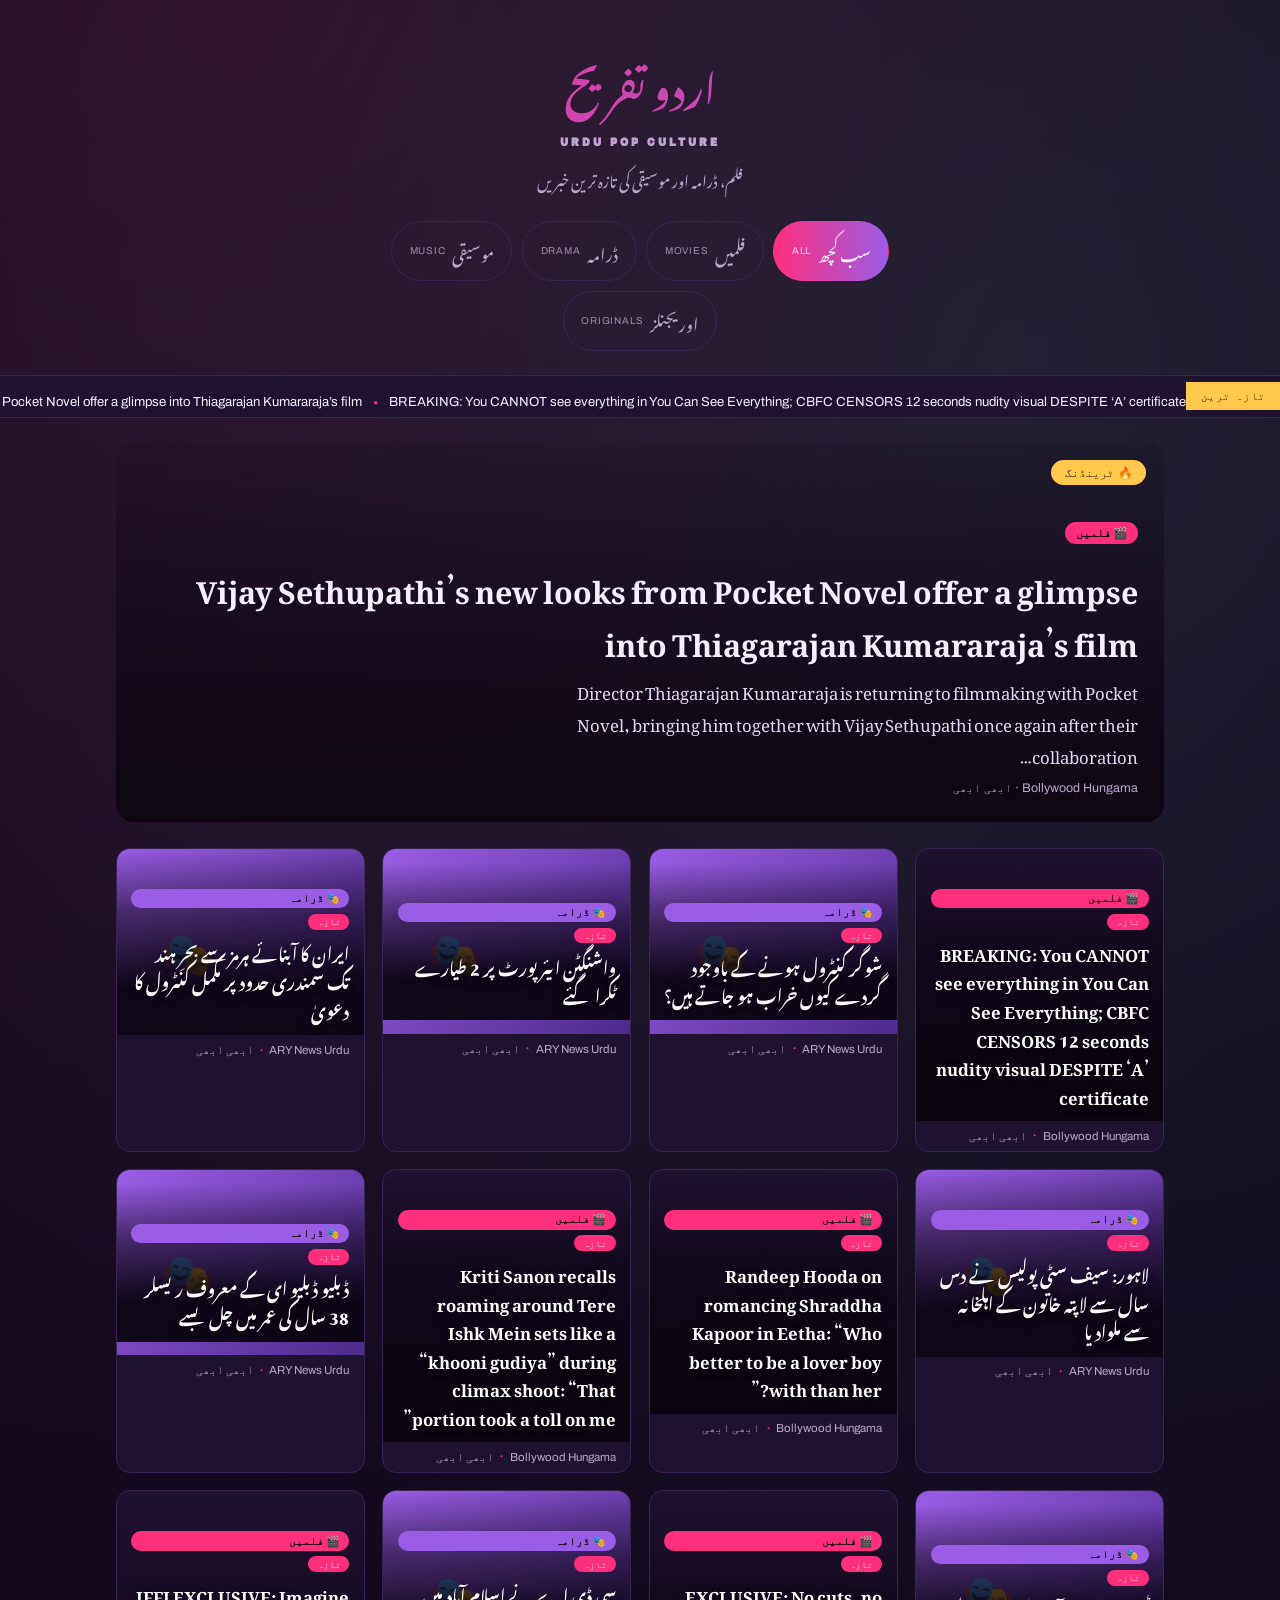
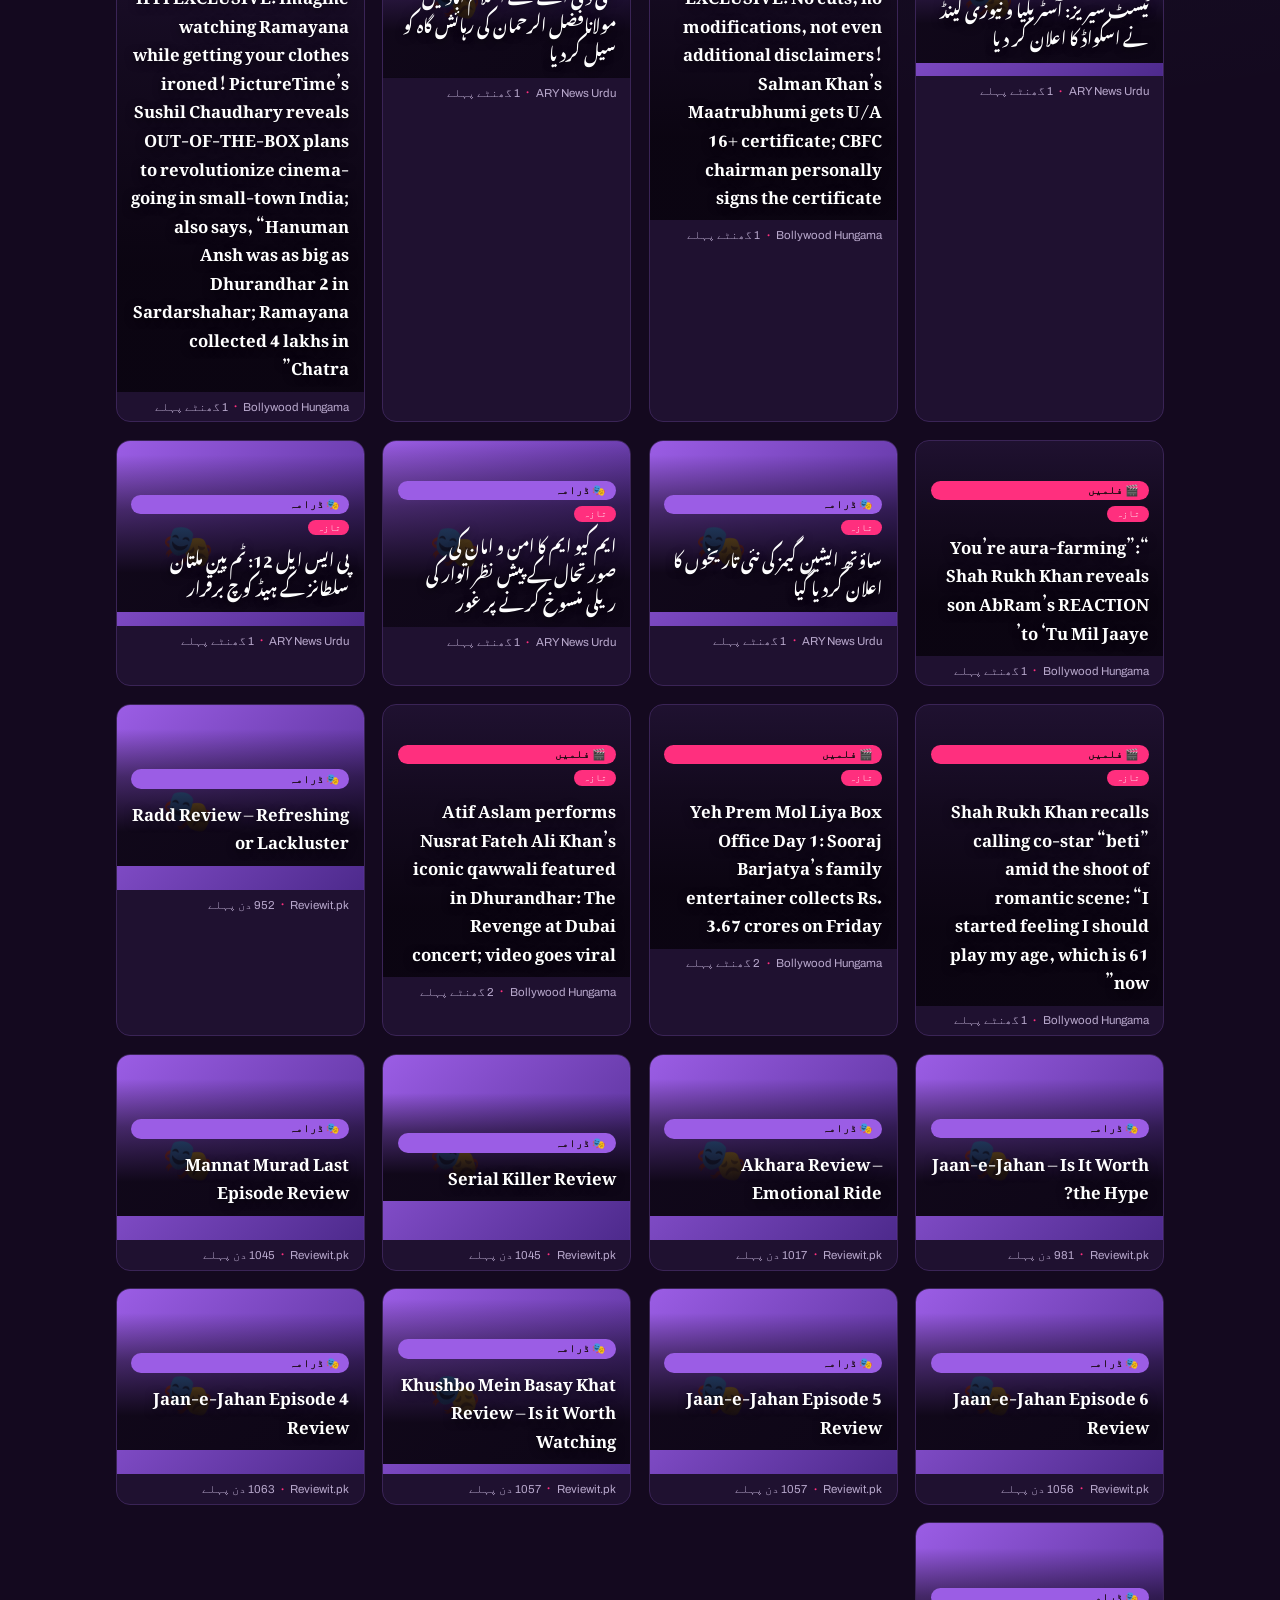
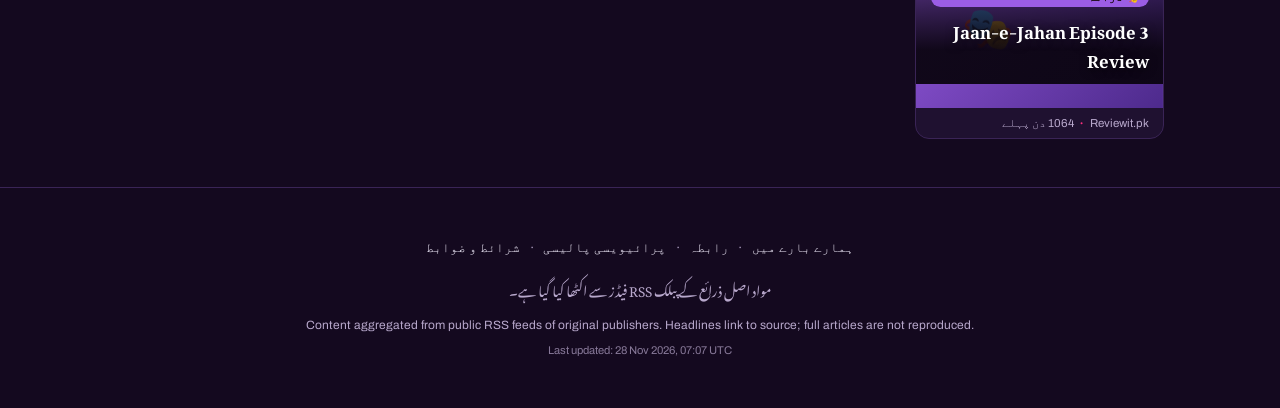
<file: docs/index.html>
<!DOCTYPE html>
<html lang="ur" dir="rtl">
<head>
<meta charset="UTF-8">
<meta name="viewport" content="width=device-width, initial-scale=1">
<title>اردو تفریح | Urdu Pop Culture</title>
<meta name="description" content="Latest Urdu & Pakistani entertainment news: movies, drama and music, aggregated from verified sources.">
<link rel="canonical" href="https://example.com/index.html">
<meta property="og:type" content="website">
<meta property="og:title" content="اردو تفریح | Urdu Pop Culture">
<meta property="og:description" content="Latest Urdu & Pakistani entertainment news: movies, drama and music, aggregated from verified sources.">
<meta property="og:url" content="https://example.com/index.html">
<link rel="preconnect" href="https://fonts.googleapis.com">
<link rel="stylesheet" href="style.css">
</head>
<body>
<header class="site-header">
  <h1 class="brand"><a href="index.html">اردو تفریح<span class="brand-en">Urdu Pop Culture</span></a></h1>
  <p class="tagline">فلم، ڈرامہ اور موسیقی کی تازہ ترین خبریں</p>
  <nav class="tabs"><a class="tab active" href="index.html"><span class="tab-urdu">سب کچھ</span><span class="tab-en">All</span></a>
<a class="tab" href="movies.html"><span class="tab-urdu">فلمیں</span><span class="tab-en">Movies</span></a>
<a class="tab" href="drama.html"><span class="tab-urdu">ڈرامہ</span><span class="tab-en">Drama</span></a>
<a class="tab" href="music.html"><span class="tab-urdu">موسیقی</span><span class="tab-en">Music</span></a>
<a class="tab" href="originals.html"><span class="tab-urdu">اوریجنلز</span><span class="tab-en">Originals</span></a></nav>
</header>
<div class="ticker"><span class="ticker-label">تازہ ترین</span><div class="ticker-viewport"><div class="ticker-track"><a href="https://www.bollywoodhungama.com/news/south-cinema/vijay-sethupathis-new-looks-from-pocket-novel-offer-a-glimpse-into-thiagarajan-kumararajas-film/" target="_blank" rel="noopener nofollow">Vijay Sethupathi’s new looks from Pocket Novel offer a glimpse into Thiagarajan Kumararaja’s film</a><span class="dot">●</span><a href="https://www.bollywoodhungama.com/news/bollywood/breaking-you-cannot-see-everything-in-you-can-see-everything-cbfc-censors-12-seconds-nudity-visual-despite-a-certificate/" target="_blank" rel="noopener nofollow">BREAKING: You CANNOT see everything in You Can See Everything; CBFC CENSORS 12 seconds nudity visual DESPITE ‘A’ certificate</a><span class="dot">●</span><a href="https://urdu.arynews.tv/diabetes-can-slowly-damage-your-kidneys/" target="_blank" rel="noopener nofollow">شوگر کنٹرول ہونے کے باوجود گردے کیوں خراب ہو جاتے ہیں؟</a><span class="dot">●</span><a href="https://urdu.arynews.tv/2-american-airlines-jets-clip-wings-washington-airport/" target="_blank" rel="noopener nofollow">واشنگٹن ایئرپورٹ پر 2 طیارے ٹکرا گئے</a><span class="dot">●</span><a href="https://urdu.arynews.tv/iran-claims-full-control-over-maritime-boundaries-28-11-2026/" target="_blank" rel="noopener nofollow">ایران کا آبنائے ہرمز سے بحرِ ہند تک سمندری حدود پر مکمل کنٹرول کا دعویٰ</a><span class="dot">●</span><a href="https://urdu.arynews.tv/lahore-safe-city-police-reunited-a-woman-28-11-2026/" target="_blank" rel="noopener nofollow">لاہور: سیف سٹی پولیس نے دس سال سے لاپتہ خاتون کے اہلخانہ سے ملوادیا</a><span class="dot">●</span><a href="https://www.bollywoodhungama.com/news/features/randeep-hooda-on-romancing-shraddha-kapoor-in-eetha-who-better-to-be-a-lover-boy-with-than-her/" target="_blank" rel="noopener nofollow">Randeep Hooda on romancing Shraddha Kapoor in Eetha: “Who better to be a lover boy with than her?”</a><span class="dot">●</span><a href="https://www.bollywoodhungama.com/news/features/kriti-sanon-recalls-roaming-around-tere-ishk-mein-sets-like-a-khooni-gudiya-during-climax-shoot-that-portion-took-a-toll-on-me/" target="_blank" rel="noopener nofollow">Kriti Sanon recalls roaming around Tere Ishk Mein sets like a “khooni gudiya” during climax shoot: “That portion took a toll on me”</a><span class="dot">●</span><a href="https://www.bollywoodhungama.com/news/south-cinema/vijay-sethupathis-new-looks-from-pocket-novel-offer-a-glimpse-into-thiagarajan-kumararajas-film/" target="_blank" rel="noopener nofollow">Vijay Sethupathi’s new looks from Pocket Novel offer a glimpse into Thiagarajan Kumararaja’s film</a><span class="dot">●</span><a href="https://www.bollywoodhungama.com/news/bollywood/breaking-you-cannot-see-everything-in-you-can-see-everything-cbfc-censors-12-seconds-nudity-visual-despite-a-certificate/" target="_blank" rel="noopener nofollow">BREAKING: You CANNOT see everything in You Can See Everything; CBFC CENSORS 12 seconds nudity visual DESPITE ‘A’ certificate</a><span class="dot">●</span><a href="https://urdu.arynews.tv/diabetes-can-slowly-damage-your-kidneys/" target="_blank" rel="noopener nofollow">شوگر کنٹرول ہونے کے باوجود گردے کیوں خراب ہو جاتے ہیں؟</a><span class="dot">●</span><a href="https://urdu.arynews.tv/2-american-airlines-jets-clip-wings-washington-airport/" target="_blank" rel="noopener nofollow">واشنگٹن ایئرپورٹ پر 2 طیارے ٹکرا گئے</a><span class="dot">●</span><a href="https://urdu.arynews.tv/iran-claims-full-control-over-maritime-boundaries-28-11-2026/" target="_blank" rel="noopener nofollow">ایران کا آبنائے ہرمز سے بحرِ ہند تک سمندری حدود پر مکمل کنٹرول کا دعویٰ</a><span class="dot">●</span><a href="https://urdu.arynews.tv/lahore-safe-city-police-reunited-a-woman-28-11-2026/" target="_blank" rel="noopener nofollow">لاہور: سیف سٹی پولیس نے دس سال سے لاپتہ خاتون کے اہلخانہ سے ملوادیا</a><span class="dot">●</span><a href="https://www.bollywoodhungama.com/news/features/randeep-hooda-on-romancing-shraddha-kapoor-in-eetha-who-better-to-be-a-lover-boy-with-than-her/" target="_blank" rel="noopener nofollow">Randeep Hooda on romancing Shraddha Kapoor in Eetha: “Who better to be a lover boy with than her?”</a><span class="dot">●</span><a href="https://www.bollywoodhungama.com/news/features/kriti-sanon-recalls-roaming-around-tere-ishk-mein-sets-like-a-khooni-gudiya-during-climax-shoot-that-portion-took-a-toll-on-me/" target="_blank" rel="noopener nofollow">Kriti Sanon recalls roaming around Tere Ishk Mein sets like a “khooni gudiya” during climax shoot: “That portion took a toll on me”</a><span class="dot">●</span></div></div></div>
<main>

    <section class="hero" style="background-image:linear-gradient(to top, rgba(15,6,20,0.97) 15%, rgba(15,6,20,0.55) 55%, rgba(15,6,20,0.15)), url('https://www.bollywoodhungama.com/wp-content/uploads/2026/11/WhatsApp-Image-2026-11-28-at-11.461.jpg.jpeg')">
      <span class="ribbon">🔥 ٹرینڈنگ</span>
      <div class="hero-content">
        <span class="chip" style="--c:#ff2f7e">🎬 فلمیں</span>
        <h1 class="hero-title"><a href="https://www.bollywoodhungama.com/news/south-cinema/vijay-sethupathis-new-looks-from-pocket-novel-offer-a-glimpse-into-thiagarajan-kumararajas-film/" target="_blank" rel="noopener nofollow">Vijay Sethupathi’s new looks from Pocket Novel offer a glimpse into Thiagarajan Kumararaja’s film</a></h1>
        <p class="hero-summary">Director Thiagarajan Kumararaja is returning to filmmaking with Pocket Novel, bringing him together with Vijay Sethupathi once again after their collaboration…</p>
        <div class="hero-meta">Bollywood Hungama · ابھی ابھی</div>
      </div>
    </section>
<div class="grid">

    <article class="tile">
      <a class="tile-link" href="https://www.bollywoodhungama.com/news/bollywood/breaking-you-cannot-see-everything-in-you-can-see-everything-cbfc-censors-12-seconds-nudity-visual-despite-a-certificate/" target="_blank" rel="noopener nofollow">
        <div class="tile-media" style="background-image:url('https://www.bollywoodhungama.com/wp-content/uploads/2026/11/Everything.jpg')">
          
          <div class="tile-scrim">
            <span class="chip chip-sm" style="--c:#ff2f7e">🎬 فلمیں</span>
            <span class="badge-fresh">تازہ</span>
            <h2 class="tile-title">BREAKING: You CANNOT see everything in You Can See Everything; CBFC CENSORS 12 seconds nudity visual DESPITE ‘A’ certificate</h2>
          </div>
        </div>
      </a>
      <div class="tile-footer">
        <span class="tile-source">Bollywood Hungama</span>
        <span class="tile-dot">•</span>
        <span class="tile-time">ابھی ابھی</span>
      </div>
    </article>

    <article class="tile">
      <a class="tile-link" href="https://urdu.arynews.tv/diabetes-can-slowly-damage-your-kidneys/" target="_blank" rel="noopener nofollow">
        <div class="tile-media tile-media-fallback" style="background-image:linear-gradient(135deg,#9b5de5,#4d2a8c)">
          <span class="tile-icon">🎭</span>
          <div class="tile-scrim">
            <span class="chip chip-sm" style="--c:#9b5de5">🎭 ڈرامہ</span>
            <span class="badge-fresh">تازہ</span>
            <h2 class="tile-title">شوگر کنٹرول ہونے کے باوجود گردے کیوں خراب ہو جاتے ہیں؟</h2>
          </div>
        </div>
      </a>
      <div class="tile-footer">
        <span class="tile-source">ARY News Urdu</span>
        <span class="tile-dot">•</span>
        <span class="tile-time">ابھی ابھی</span>
      </div>
    </article>

    <article class="tile">
      <a class="tile-link" href="https://urdu.arynews.tv/2-american-airlines-jets-clip-wings-washington-airport/" target="_blank" rel="noopener nofollow">
        <div class="tile-media tile-media-fallback" style="background-image:linear-gradient(135deg,#9b5de5,#4d2a8c)">
          <span class="tile-icon">🎭</span>
          <div class="tile-scrim">
            <span class="chip chip-sm" style="--c:#9b5de5">🎭 ڈرامہ</span>
            <span class="badge-fresh">تازہ</span>
            <h2 class="tile-title">واشنگٹن ایئرپورٹ پر 2 طیارے ٹکرا گئے</h2>
          </div>
        </div>
      </a>
      <div class="tile-footer">
        <span class="tile-source">ARY News Urdu</span>
        <span class="tile-dot">•</span>
        <span class="tile-time">ابھی ابھی</span>
      </div>
    </article>

    <article class="tile">
      <a class="tile-link" href="https://urdu.arynews.tv/iran-claims-full-control-over-maritime-boundaries-28-11-2026/" target="_blank" rel="noopener nofollow">
        <div class="tile-media tile-media-fallback" style="background-image:linear-gradient(135deg,#9b5de5,#4d2a8c)">
          <span class="tile-icon">🎭</span>
          <div class="tile-scrim">
            <span class="chip chip-sm" style="--c:#9b5de5">🎭 ڈرامہ</span>
            <span class="badge-fresh">تازہ</span>
            <h2 class="tile-title">ایران کا آبنائے ہرمز سے بحرِ ہند تک سمندری حدود پر مکمل کنٹرول کا دعویٰ</h2>
          </div>
        </div>
      </a>
      <div class="tile-footer">
        <span class="tile-source">ARY News Urdu</span>
        <span class="tile-dot">•</span>
        <span class="tile-time">ابھی ابھی</span>
      </div>
    </article>

    <article class="tile">
      <a class="tile-link" href="https://urdu.arynews.tv/lahore-safe-city-police-reunited-a-woman-28-11-2026/" target="_blank" rel="noopener nofollow">
        <div class="tile-media tile-media-fallback" style="background-image:linear-gradient(135deg,#9b5de5,#4d2a8c)">
          <span class="tile-icon">🎭</span>
          <div class="tile-scrim">
            <span class="chip chip-sm" style="--c:#9b5de5">🎭 ڈرامہ</span>
            <span class="badge-fresh">تازہ</span>
            <h2 class="tile-title">لاہور: سیف سٹی پولیس نے دس سال سے لاپتہ خاتون کے اہلخانہ سے ملوادیا</h2>
          </div>
        </div>
      </a>
      <div class="tile-footer">
        <span class="tile-source">ARY News Urdu</span>
        <span class="tile-dot">•</span>
        <span class="tile-time">ابھی ابھی</span>
      </div>
    </article>

    <article class="tile">
      <a class="tile-link" href="https://www.bollywoodhungama.com/news/features/randeep-hooda-on-romancing-shraddha-kapoor-in-eetha-who-better-to-be-a-lover-boy-with-than-her/" target="_blank" rel="noopener nofollow">
        <div class="tile-media" style="background-image:url('https://www.bollywoodhungama.com/wp-content/uploads/2026/11/Randeep-Hooda-on-doing-Eetha.jpeg')">
          
          <div class="tile-scrim">
            <span class="chip chip-sm" style="--c:#ff2f7e">🎬 فلمیں</span>
            <span class="badge-fresh">تازہ</span>
            <h2 class="tile-title">Randeep Hooda on romancing Shraddha Kapoor in Eetha: “Who better to be a lover boy with than her?”</h2>
          </div>
        </div>
      </a>
      <div class="tile-footer">
        <span class="tile-source">Bollywood Hungama</span>
        <span class="tile-dot">•</span>
        <span class="tile-time">ابھی ابھی</span>
      </div>
    </article>

    <article class="tile">
      <a class="tile-link" href="https://www.bollywoodhungama.com/news/features/kriti-sanon-recalls-roaming-around-tere-ishk-mein-sets-like-a-khooni-gudiya-during-climax-shoot-that-portion-took-a-toll-on-me/" target="_blank" rel="noopener nofollow">
        <div class="tile-media" style="background-image:url('https://www.bollywoodhungama.com/wp-content/uploads/2026/11/Kriti-Sanon-on-Tere-Ishk-Mein.jpeg')">
          
          <div class="tile-scrim">
            <span class="chip chip-sm" style="--c:#ff2f7e">🎬 فلمیں</span>
            <span class="badge-fresh">تازہ</span>
            <h2 class="tile-title">Kriti Sanon recalls roaming around Tere Ishk Mein sets like a “khooni gudiya” during climax shoot: “That portion took a toll on me”</h2>
          </div>
        </div>
      </a>
      <div class="tile-footer">
        <span class="tile-source">Bollywood Hungama</span>
        <span class="tile-dot">•</span>
        <span class="tile-time">ابھی ابھی</span>
      </div>
    </article>

    <article class="tile">
      <a class="tile-link" href="https://urdu.arynews.tv/wwe-star-bronson-reed-dies-at-38/" target="_blank" rel="noopener nofollow">
        <div class="tile-media tile-media-fallback" style="background-image:linear-gradient(135deg,#9b5de5,#4d2a8c)">
          <span class="tile-icon">🎭</span>
          <div class="tile-scrim">
            <span class="chip chip-sm" style="--c:#9b5de5">🎭 ڈرامہ</span>
            <span class="badge-fresh">تازہ</span>
            <h2 class="tile-title">ڈبلیو ڈبلیو ای کے معروف ریسلر 38 سال کی عمر میں چل بسے</h2>
          </div>
        </div>
      </a>
      <div class="tile-footer">
        <span class="tile-source">ARY News Urdu</span>
        <span class="tile-dot">•</span>
        <span class="tile-time">ابھی ابھی</span>
      </div>
    </article>

    <article class="tile">
      <a class="tile-link" href="https://urdu.arynews.tv/australia-new-zealand-announce-test-series-squads/" target="_blank" rel="noopener nofollow">
        <div class="tile-media tile-media-fallback" style="background-image:linear-gradient(135deg,#9b5de5,#4d2a8c)">
          <span class="tile-icon">🎭</span>
          <div class="tile-scrim">
            <span class="chip chip-sm" style="--c:#9b5de5">🎭 ڈرامہ</span>
            <span class="badge-fresh">تازہ</span>
            <h2 class="tile-title">ٹیسٹ سیریز: آسٹریلیا و نیوزی لینڈ نے اسکواڈ کا اعلان کر دیا</h2>
          </div>
        </div>
      </a>
      <div class="tile-footer">
        <span class="tile-source">ARY News Urdu</span>
        <span class="tile-dot">•</span>
        <span class="tile-time">1 گھنٹے پہلے</span>
      </div>
    </article>

    <article class="tile">
      <a class="tile-link" href="https://www.bollywoodhungama.com/news/bollywood/exclusive-no-cuts-no-modifications-not-even-additional-disclaimers-salman-khans-maatrubhumi-gets-u-a-16-certificate-cbfc-chairman-personally-signs-the-certificate/" target="_blank" rel="noopener nofollow">
        <div class="tile-media" style="background-image:url('https://www.bollywoodhungama.com/wp-content/uploads/2026/11/Maatrubhumi-3.jpg')">
          
          <div class="tile-scrim">
            <span class="chip chip-sm" style="--c:#ff2f7e">🎬 فلمیں</span>
            <span class="badge-fresh">تازہ</span>
            <h2 class="tile-title">EXCLUSIVE: No cuts, no modifications, not even additional disclaimers! Salman Khan’s Maatrubhumi gets U/A 16+ certificate; CBFC chairman personally signs the certificate</h2>
          </div>
        </div>
      </a>
      <div class="tile-footer">
        <span class="tile-source">Bollywood Hungama</span>
        <span class="tile-dot">•</span>
        <span class="tile-time">1 گھنٹے پہلے</span>
      </div>
    </article>

    <article class="tile">
      <a class="tile-link" href="https://urdu.arynews.tv/da-has-sealed-maulana-fazl-ur-rehman-in-islamabad-28-11-2026/" target="_blank" rel="noopener nofollow">
        <div class="tile-media tile-media-fallback" style="background-image:linear-gradient(135deg,#9b5de5,#4d2a8c)">
          <span class="tile-icon">🎭</span>
          <div class="tile-scrim">
            <span class="chip chip-sm" style="--c:#9b5de5">🎭 ڈرامہ</span>
            <span class="badge-fresh">تازہ</span>
            <h2 class="tile-title">سی ڈی اے نے اسلام آباد میں مولانافضل الرحمان کی رہائش گاہ کو سیل کردیا</h2>
          </div>
        </div>
      </a>
      <div class="tile-footer">
        <span class="tile-source">ARY News Urdu</span>
        <span class="tile-dot">•</span>
        <span class="tile-time">1 گھنٹے پہلے</span>
      </div>
    </article>

    <article class="tile">
      <a class="tile-link" href="https://www.bollywoodhungama.com/news/features/iffi-exclusive-imagine-watching-ramayana-while-getting-your-clothes-ironed-picturetimes-sushil-chaudhary-reveals-out-of-the-box-plans-to-revolutionize-cinema-going-in-small-town-india-also/" target="_blank" rel="noopener nofollow">
        <div class="tile-media" style="background-image:url('https://www.bollywoodhungama.com/wp-content/uploads/2026/11/Ramayana-1-7.jpg')">
          
          <div class="tile-scrim">
            <span class="chip chip-sm" style="--c:#ff2f7e">🎬 فلمیں</span>
            <span class="badge-fresh">تازہ</span>
            <h2 class="tile-title">IFFI EXCLUSIVE: Imagine watching Ramayana while getting your clothes ironed! PictureTime’s Sushil Chaudhary reveals OUT-OF-THE-BOX plans to revolutionize cinema-going in small-town India; also says, “Hanuman Ansh was as big as Dhurandhar 2 in Sardarshahar; Ramayana collected 4 lakhs in Chatra”</h2>
          </div>
        </div>
      </a>
      <div class="tile-footer">
        <span class="tile-source">Bollywood Hungama</span>
        <span class="tile-dot">•</span>
        <span class="tile-time">1 گھنٹے پہلے</span>
      </div>
    </article>

    <article class="tile">
      <a class="tile-link" href="https://www.bollywoodhungama.com/news/features/youre-aura-farming-shah-rukh-khan-reveals-son-abrams-reaction-to-tu-mil-jaaye/" target="_blank" rel="noopener nofollow">
        <div class="tile-media" style="background-image:url('https://www.bollywoodhungama.com/wp-content/uploads/2026/11/SRK-reveals-AbRam-reaction.jpeg')">
          
          <div class="tile-scrim">
            <span class="chip chip-sm" style="--c:#ff2f7e">🎬 فلمیں</span>
            <span class="badge-fresh">تازہ</span>
            <h2 class="tile-title">“You’re aura-farming”: Shah Rukh Khan reveals son AbRam’s REACTION to ‘Tu Mil Jaaye’</h2>
          </div>
        </div>
      </a>
      <div class="tile-footer">
        <span class="tile-source">Bollywood Hungama</span>
        <span class="tile-dot">•</span>
        <span class="tile-time">1 گھنٹے پہلے</span>
      </div>
    </article>

    <article class="tile">
      <a class="tile-link" href="https://urdu.arynews.tv/14th-south-asian-games-2027-dates-set-for-pakistan/" target="_blank" rel="noopener nofollow">
        <div class="tile-media tile-media-fallback" style="background-image:linear-gradient(135deg,#9b5de5,#4d2a8c)">
          <span class="tile-icon">🎭</span>
          <div class="tile-scrim">
            <span class="chip chip-sm" style="--c:#9b5de5">🎭 ڈرامہ</span>
            <span class="badge-fresh">تازہ</span>
            <h2 class="tile-title">ساؤتھ ایشین گیمز کی نئی تاریخوں کا اعلان کردیا گیا</h2>
          </div>
        </div>
      </a>
      <div class="tile-footer">
        <span class="tile-source">ARY News Urdu</span>
        <span class="tile-dot">•</span>
        <span class="tile-time">1 گھنٹے پہلے</span>
      </div>
    </article>

    <article class="tile">
      <a class="tile-link" href="https://urdu.arynews.tv/mqm-pakistan-november-29-rally-cancelled-28-11-2026/" target="_blank" rel="noopener nofollow">
        <div class="tile-media tile-media-fallback" style="background-image:linear-gradient(135deg,#9b5de5,#4d2a8c)">
          <span class="tile-icon">🎭</span>
          <div class="tile-scrim">
            <span class="chip chip-sm" style="--c:#9b5de5">🎭 ڈرامہ</span>
            <span class="badge-fresh">تازہ</span>
            <h2 class="tile-title">ایم کیو ایم کا امن و امان کی صورتحال کے پیش نظر اتوار کی ریلی منسوخ کرنے پر غور</h2>
          </div>
        </div>
      </a>
      <div class="tile-footer">
        <span class="tile-source">ARY News Urdu</span>
        <span class="tile-dot">•</span>
        <span class="tile-time">1 گھنٹے پہلے</span>
      </div>
    </article>

    <article class="tile">
      <a class="tile-link" href="https://urdu.arynews.tv/tim-paine-head-coach-multan-sultans-psl-12/" target="_blank" rel="noopener nofollow">
        <div class="tile-media tile-media-fallback" style="background-image:linear-gradient(135deg,#9b5de5,#4d2a8c)">
          <span class="tile-icon">🎭</span>
          <div class="tile-scrim">
            <span class="chip chip-sm" style="--c:#9b5de5">🎭 ڈرامہ</span>
            <span class="badge-fresh">تازہ</span>
            <h2 class="tile-title">پی ایس ایل 12: ٹم پین ملتان سلطانز کے ہیڈ کوچ برقرار</h2>
          </div>
        </div>
      </a>
      <div class="tile-footer">
        <span class="tile-source">ARY News Urdu</span>
        <span class="tile-dot">•</span>
        <span class="tile-time">1 گھنٹے پہلے</span>
      </div>
    </article>

    <article class="tile">
      <a class="tile-link" href="https://www.bollywoodhungama.com/news/bollywood/shah-rukh-khan-recalls-calling-co-star-beti-amid-the-shoot-of-romantic-scene-i-started-feeling-i-should-play-my-age-which-is-61-now/" target="_blank" rel="noopener nofollow">
        <div class="tile-media" style="background-image:url('https://www.bollywoodhungama.com/wp-content/uploads/2026/11/SRK-on-playing-his-age.jpeg')">
          
          <div class="tile-scrim">
            <span class="chip chip-sm" style="--c:#ff2f7e">🎬 فلمیں</span>
            <span class="badge-fresh">تازہ</span>
            <h2 class="tile-title">Shah Rukh Khan recalls calling co-star “beti” amid the shoot of romantic scene: “I started feeling I should play my age, which is 61 now”</h2>
          </div>
        </div>
      </a>
      <div class="tile-footer">
        <span class="tile-source">Bollywood Hungama</span>
        <span class="tile-dot">•</span>
        <span class="tile-time">1 گھنٹے پہلے</span>
      </div>
    </article>

    <article class="tile">
      <a class="tile-link" href="https://www.bollywoodhungama.com/news/box-office-special-features/yeh-prem-mol-liya-box-office-day-1-sooraj-barjatyas-family-entertainer-collects-rs-3-67-crores-on-friday/" target="_blank" rel="noopener nofollow">
        <div class="tile-media" style="background-image:url('https://www.bollywoodhungama.com/wp-content/uploads/2026/11/EXCLUSIVE-Though-Yeh-Prem-Mol-Liya-gets-UA-13-certificate-CBFC-passed-Sooraj-Barjatyas-family-entertainer-WITHOUT-a-SINGLE-cut.jpg')">
          
          <div class="tile-scrim">
            <span class="chip chip-sm" style="--c:#ff2f7e">🎬 فلمیں</span>
            <span class="badge-fresh">تازہ</span>
            <h2 class="tile-title">Yeh Prem Mol Liya Box Office Day 1: Sooraj Barjatya’s family entertainer collects Rs. 3.67 crores on Friday</h2>
          </div>
        </div>
      </a>
      <div class="tile-footer">
        <span class="tile-source">Bollywood Hungama</span>
        <span class="tile-dot">•</span>
        <span class="tile-time">2 گھنٹے پہلے</span>
      </div>
    </article>

    <article class="tile">
      <a class="tile-link" href="https://www.bollywoodhungama.com/news/features/atif-aslam-performs-nusrat-fateh-ali-khans-iconic-qawwali-featured-in-dhurandhar-the-revenge-at-dubai-concert-video-goes-viral/" target="_blank" rel="noopener nofollow">
        <div class="tile-media" style="background-image:url('https://www.bollywoodhungama.com/wp-content/uploads/2026/11/Atif-Aslam-songs-qawali-featured-in-Dhurandhar.jpeg')">
          
          <div class="tile-scrim">
            <span class="chip chip-sm" style="--c:#ff2f7e">🎬 فلمیں</span>
            <span class="badge-fresh">تازہ</span>
            <h2 class="tile-title">Atif Aslam performs Nusrat Fateh Ali Khan’s iconic qawwali featured in Dhurandhar: The Revenge at Dubai concert; video goes viral</h2>
          </div>
        </div>
      </a>
      <div class="tile-footer">
        <span class="tile-source">Bollywood Hungama</span>
        <span class="tile-dot">•</span>
        <span class="tile-time">2 گھنٹے پہلے</span>
      </div>
    </article>

    <article class="tile">
      <a class="tile-link" href="https://reviewit.pk/radd-review-refreshing-or-lackluster/" target="_blank" rel="noopener nofollow">
        <div class="tile-media tile-media-fallback" style="background-image:linear-gradient(135deg,#9b5de5,#4d2a8c)">
          <span class="tile-icon">🎭</span>
          <div class="tile-scrim">
            <span class="chip chip-sm" style="--c:#9b5de5">🎭 ڈرامہ</span>
            
            <h2 class="tile-title">Radd Review – Refreshing or Lackluster</h2>
          </div>
        </div>
      </a>
      <div class="tile-footer">
        <span class="tile-source">Reviewit.pk</span>
        <span class="tile-dot">•</span>
        <span class="tile-time">952 دن پہلے</span>
      </div>
    </article>

    <article class="tile">
      <a class="tile-link" href="https://reviewit.pk/jaan-e-jahan-is-it-worth-the-hype/" target="_blank" rel="noopener nofollow">
        <div class="tile-media tile-media-fallback" style="background-image:linear-gradient(135deg,#9b5de5,#4d2a8c)">
          <span class="tile-icon">🎭</span>
          <div class="tile-scrim">
            <span class="chip chip-sm" style="--c:#9b5de5">🎭 ڈرامہ</span>
            
            <h2 class="tile-title">Jaan-e-Jahan – Is It Worth the Hype?</h2>
          </div>
        </div>
      </a>
      <div class="tile-footer">
        <span class="tile-source">Reviewit.pk</span>
        <span class="tile-dot">•</span>
        <span class="tile-time">981 دن پہلے</span>
      </div>
    </article>

    <article class="tile">
      <a class="tile-link" href="https://reviewit.pk/akhara-review-emotional-ride/" target="_blank" rel="noopener nofollow">
        <div class="tile-media tile-media-fallback" style="background-image:linear-gradient(135deg,#9b5de5,#4d2a8c)">
          <span class="tile-icon">🎭</span>
          <div class="tile-scrim">
            <span class="chip chip-sm" style="--c:#9b5de5">🎭 ڈرامہ</span>
            
            <h2 class="tile-title">Akhara Review – Emotional Ride</h2>
          </div>
        </div>
      </a>
      <div class="tile-footer">
        <span class="tile-source">Reviewit.pk</span>
        <span class="tile-dot">•</span>
        <span class="tile-time">1017 دن پہلے</span>
      </div>
    </article>

    <article class="tile">
      <a class="tile-link" href="https://reviewit.pk/serial-killer-review/" target="_blank" rel="noopener nofollow">
        <div class="tile-media tile-media-fallback" style="background-image:linear-gradient(135deg,#9b5de5,#4d2a8c)">
          <span class="tile-icon">🎭</span>
          <div class="tile-scrim">
            <span class="chip chip-sm" style="--c:#9b5de5">🎭 ڈرامہ</span>
            
            <h2 class="tile-title">Serial Killer Review</h2>
          </div>
        </div>
      </a>
      <div class="tile-footer">
        <span class="tile-source">Reviewit.pk</span>
        <span class="tile-dot">•</span>
        <span class="tile-time">1045 دن پہلے</span>
      </div>
    </article>

    <article class="tile">
      <a class="tile-link" href="https://reviewit.pk/mannat-murad-last-episode-review/" target="_blank" rel="noopener nofollow">
        <div class="tile-media tile-media-fallback" style="background-image:linear-gradient(135deg,#9b5de5,#4d2a8c)">
          <span class="tile-icon">🎭</span>
          <div class="tile-scrim">
            <span class="chip chip-sm" style="--c:#9b5de5">🎭 ڈرامہ</span>
            
            <h2 class="tile-title">Mannat Murad Last Episode Review</h2>
          </div>
        </div>
      </a>
      <div class="tile-footer">
        <span class="tile-source">Reviewit.pk</span>
        <span class="tile-dot">•</span>
        <span class="tile-time">1045 دن پہلے</span>
      </div>
    </article>

    <article class="tile">
      <a class="tile-link" href="https://reviewit.pk/jaan-e-jahan-episode-6-review/" target="_blank" rel="noopener nofollow">
        <div class="tile-media tile-media-fallback" style="background-image:linear-gradient(135deg,#9b5de5,#4d2a8c)">
          <span class="tile-icon">🎭</span>
          <div class="tile-scrim">
            <span class="chip chip-sm" style="--c:#9b5de5">🎭 ڈرامہ</span>
            
            <h2 class="tile-title">Jaan-e-Jahan Episode 6 Review</h2>
          </div>
        </div>
      </a>
      <div class="tile-footer">
        <span class="tile-source">Reviewit.pk</span>
        <span class="tile-dot">•</span>
        <span class="tile-time">1056 دن پہلے</span>
      </div>
    </article>

    <article class="tile">
      <a class="tile-link" href="https://reviewit.pk/jaan-e-jahan-episode-5-review/" target="_blank" rel="noopener nofollow">
        <div class="tile-media tile-media-fallback" style="background-image:linear-gradient(135deg,#9b5de5,#4d2a8c)">
          <span class="tile-icon">🎭</span>
          <div class="tile-scrim">
            <span class="chip chip-sm" style="--c:#9b5de5">🎭 ڈرامہ</span>
            
            <h2 class="tile-title">Jaan-e-Jahan Episode 5 Review</h2>
          </div>
        </div>
      </a>
      <div class="tile-footer">
        <span class="tile-source">Reviewit.pk</span>
        <span class="tile-dot">•</span>
        <span class="tile-time">1057 دن پہلے</span>
      </div>
    </article>

    <article class="tile">
      <a class="tile-link" href="https://reviewit.pk/khushbo-mein-basay-khat-review-is-it-worth-watching/" target="_blank" rel="noopener nofollow">
        <div class="tile-media tile-media-fallback" style="background-image:linear-gradient(135deg,#9b5de5,#4d2a8c)">
          <span class="tile-icon">🎭</span>
          <div class="tile-scrim">
            <span class="chip chip-sm" style="--c:#9b5de5">🎭 ڈرامہ</span>
            
            <h2 class="tile-title">Khushbo Mein Basay Khat Review – Is it Worth Watching</h2>
          </div>
        </div>
      </a>
      <div class="tile-footer">
        <span class="tile-source">Reviewit.pk</span>
        <span class="tile-dot">•</span>
        <span class="tile-time">1057 دن پہلے</span>
      </div>
    </article>

    <article class="tile">
      <a class="tile-link" href="https://reviewit.pk/jaan-e-jahan-episode-4-review/" target="_blank" rel="noopener nofollow">
        <div class="tile-media tile-media-fallback" style="background-image:linear-gradient(135deg,#9b5de5,#4d2a8c)">
          <span class="tile-icon">🎭</span>
          <div class="tile-scrim">
            <span class="chip chip-sm" style="--c:#9b5de5">🎭 ڈرامہ</span>
            
            <h2 class="tile-title">Jaan-e-Jahan Episode 4 Review</h2>
          </div>
        </div>
      </a>
      <div class="tile-footer">
        <span class="tile-source">Reviewit.pk</span>
        <span class="tile-dot">•</span>
        <span class="tile-time">1063 دن پہلے</span>
      </div>
    </article>

    <article class="tile">
      <a class="tile-link" href="https://reviewit.pk/jaan-e-jahan-episode-3-review/" target="_blank" rel="noopener nofollow">
        <div class="tile-media tile-media-fallback" style="background-image:linear-gradient(135deg,#9b5de5,#4d2a8c)">
          <span class="tile-icon">🎭</span>
          <div class="tile-scrim">
            <span class="chip chip-sm" style="--c:#9b5de5">🎭 ڈرامہ</span>
            
            <h2 class="tile-title">Jaan-e-Jahan Episode 3 Review</h2>
          </div>
        </div>
      </a>
      <div class="tile-footer">
        <span class="tile-source">Reviewit.pk</span>
        <span class="tile-dot">•</span>
        <span class="tile-time">1064 دن پہلے</span>
      </div>
    </article>
</div>
</main>
<footer>
  <p class="footer-links"><a href="about.html">ہمارے بارے میں</a> · <a href="contact.html">رابطہ</a> · <a href="privacy.html">پرائیویسی پالیسی</a> · <a href="terms.html">شرائط و ضوابط</a></p>
  <p>مواد اصل ذرائع کے پبلک RSS فیڈز سے اکٹھا کیا گیا ہے۔</p>
  <p class="footer-en">Content aggregated from public RSS feeds of original publishers. Headlines link to source; full articles are not reproduced.</p>
  <p class="updated">Last updated: 28 Nov 2026, 07:07 UTC</p>
</footer>
</body>
</html>
</file>
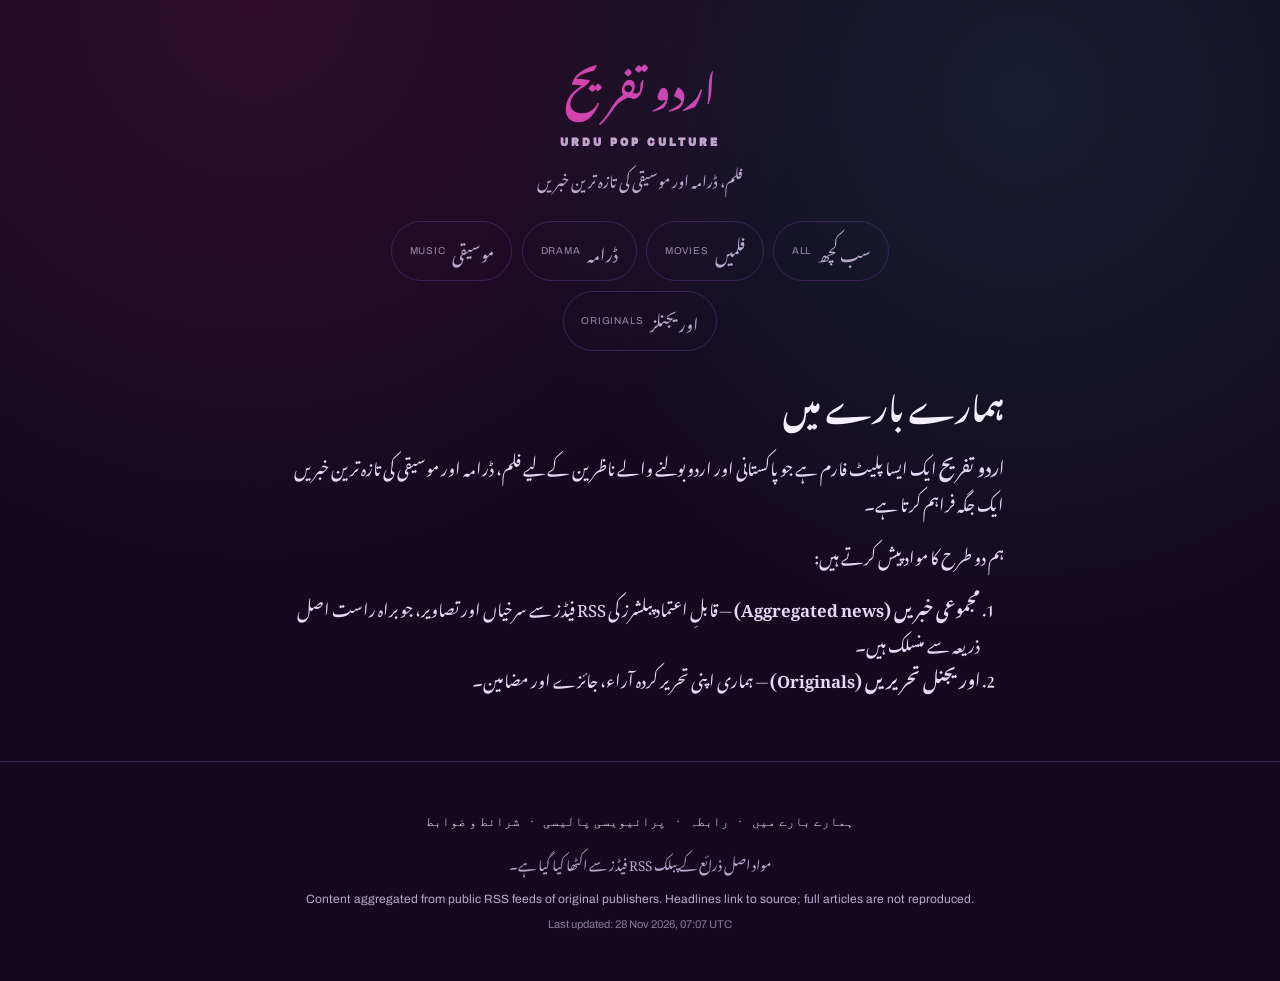
<file: docs/about.html>
<!DOCTYPE html>
<html lang="ur" dir="rtl">
<head>
<meta charset="UTF-8">
<meta name="viewport" content="width=device-width, initial-scale=1">
<title>ہمارے بارے میں — اردو تفریح</title>
<meta name="description" content="Latest Urdu & Pakistani entertainment news: movies, drama and music, aggregated from verified sources.">
<link rel="canonical" href="https://example.com/about.html">
<meta property="og:type" content="article">
<meta property="og:title" content="ہمارے بارے میں — اردو تفریح">
<meta property="og:description" content="Latest Urdu & Pakistani entertainment news: movies, drama and music, aggregated from verified sources.">
<meta property="og:url" content="https://example.com/about.html">
<link rel="preconnect" href="https://fonts.googleapis.com">
<link rel="stylesheet" href="style.css">
</head>
<body>
<header class="site-header">
  <h1 class="brand"><a href="index.html">اردو تفریح<span class="brand-en">Urdu Pop Culture</span></a></h1>
  <p class="tagline">فلم، ڈرامہ اور موسیقی کی تازہ ترین خبریں</p>
  <nav class="tabs"><a class="tab" href="index.html"><span class="tab-urdu">سب کچھ</span><span class="tab-en">All</span></a>
<a class="tab" href="movies.html"><span class="tab-urdu">فلمیں</span><span class="tab-en">Movies</span></a>
<a class="tab" href="drama.html"><span class="tab-urdu">ڈرامہ</span><span class="tab-en">Drama</span></a>
<a class="tab" href="music.html"><span class="tab-urdu">موسیقی</span><span class="tab-en">Music</span></a>
<a class="tab" href="originals.html"><span class="tab-urdu">اوریجنلز</span><span class="tab-en">Originals</span></a></nav>
</header>
<main>
<article class="post">

<div class="post-body prose">

<h1>ہمارے بارے میں</h1>
<p><strong>اردو تفریح</strong> ایک ایسا پلیٹ فارم ہے جو پاکستانی اور اردو بولنے والے ناظرین کے لیے فلم، ڈرامہ اور موسیقی
کی تازہ ترین خبریں ایک جگہ فراہم کرتا ہے۔</p>
<p>ہم دو طرح کا مواد پیش کرتے ہیں:</p>
<ol>
<li><strong>مجموعی خبریں (Aggregated news)</strong> — قابلِ اعتماد پبلشرز کی RSS فیڈز سے سرخیاں اور تصاویر، جو براہ راست
   اصل ذریعہ سے منسلک ہیں۔</li>
<li><strong>اوریجنل تحریریں (Originals)</strong> — ہماری اپنی تحریر کردہ آراء، جائزے اور مضامین۔</li>
</ol>
<!--
Faisal: replace this with your own "About" text — who runs this site, why you
started it, what makes your take on Urdu/Pakistani entertainment different.
This is also a page Google likes to see on a real publication (it signals
the site has a real identity behind it, not just scraped content).
-->
</div>
</article>
</main>
<footer>
  <p class="footer-links"><a href="about.html">ہمارے بارے میں</a> · <a href="contact.html">رابطہ</a> · <a href="privacy.html">پرائیویسی پالیسی</a> · <a href="terms.html">شرائط و ضوابط</a></p>
  <p>مواد اصل ذرائع کے پبلک RSS فیڈز سے اکٹھا کیا گیا ہے۔</p>
  <p class="footer-en">Content aggregated from public RSS feeds of original publishers. Headlines link to source; full articles are not reproduced.</p>
  <p class="updated">Last updated: 28 Nov 2026, 07:07 UTC</p>
</footer>
</body>
</html>
</file>
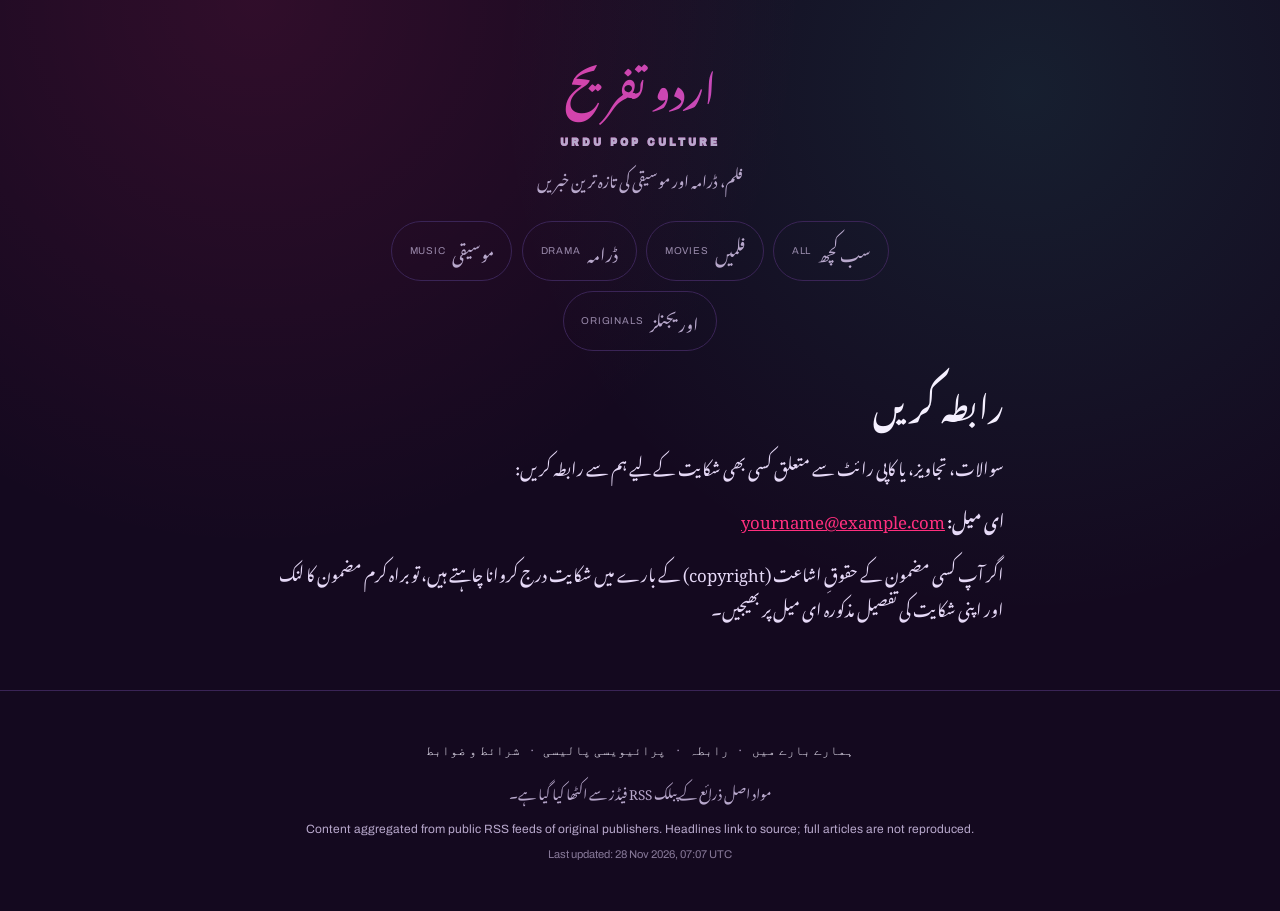
<file: docs/contact.html>
<!DOCTYPE html>
<html lang="ur" dir="rtl">
<head>
<meta charset="UTF-8">
<meta name="viewport" content="width=device-width, initial-scale=1">
<title>رابطہ کریں — اردو تفریح</title>
<meta name="description" content="Latest Urdu & Pakistani entertainment news: movies, drama and music, aggregated from verified sources.">
<link rel="canonical" href="https://example.com/contact.html">
<meta property="og:type" content="article">
<meta property="og:title" content="رابطہ کریں — اردو تفریح">
<meta property="og:description" content="Latest Urdu & Pakistani entertainment news: movies, drama and music, aggregated from verified sources.">
<meta property="og:url" content="https://example.com/contact.html">
<link rel="preconnect" href="https://fonts.googleapis.com">
<link rel="stylesheet" href="style.css">
</head>
<body>
<header class="site-header">
  <h1 class="brand"><a href="index.html">اردو تفریح<span class="brand-en">Urdu Pop Culture</span></a></h1>
  <p class="tagline">فلم، ڈرامہ اور موسیقی کی تازہ ترین خبریں</p>
  <nav class="tabs"><a class="tab" href="index.html"><span class="tab-urdu">سب کچھ</span><span class="tab-en">All</span></a>
<a class="tab" href="movies.html"><span class="tab-urdu">فلمیں</span><span class="tab-en">Movies</span></a>
<a class="tab" href="drama.html"><span class="tab-urdu">ڈرامہ</span><span class="tab-en">Drama</span></a>
<a class="tab" href="music.html"><span class="tab-urdu">موسیقی</span><span class="tab-en">Music</span></a>
<a class="tab" href="originals.html"><span class="tab-urdu">اوریجنلز</span><span class="tab-en">Originals</span></a></nav>
</header>
<main>
<article class="post">

<div class="post-body prose">

<h1>رابطہ کریں</h1>
<p>سوالات، تجاویز، یا کاپی رائٹ سے متعلق کسی بھی شکایت کے لیے ہم سے رابطہ کریں:</p>
<p><strong>ای میل:</strong> <a href="mailto:yourname@example.com">yourname@example.com</a></p>
<!--
Faisal: replace yourname@example.com (both the visible text and the mailto:
link) with a real email address you check. Since this is a static site with
no backend, a mailto link is the simplest working contact method — no forms,
no server needed. If you want an actual contact form later, that would need
a small backend (Railway) or a third-party form service.
-->

<p>اگر آپ کسی مضمون کے حقوقِ اشاعت (copyright) کے بارے میں شکایت درج کروانا چاہتے ہیں، تو براہ کرم
مضمون کا لنک اور اپنی شکایت کی تفصیل مذکورہ ای میل پر بھیجیں۔</p>
</div>
</article>
</main>
<footer>
  <p class="footer-links"><a href="about.html">ہمارے بارے میں</a> · <a href="contact.html">رابطہ</a> · <a href="privacy.html">پرائیویسی پالیسی</a> · <a href="terms.html">شرائط و ضوابط</a></p>
  <p>مواد اصل ذرائع کے پبلک RSS فیڈز سے اکٹھا کیا گیا ہے۔</p>
  <p class="footer-en">Content aggregated from public RSS feeds of original publishers. Headlines link to source; full articles are not reproduced.</p>
  <p class="updated">Last updated: 28 Nov 2026, 07:07 UTC</p>
</footer>
</body>
</html>
</file>
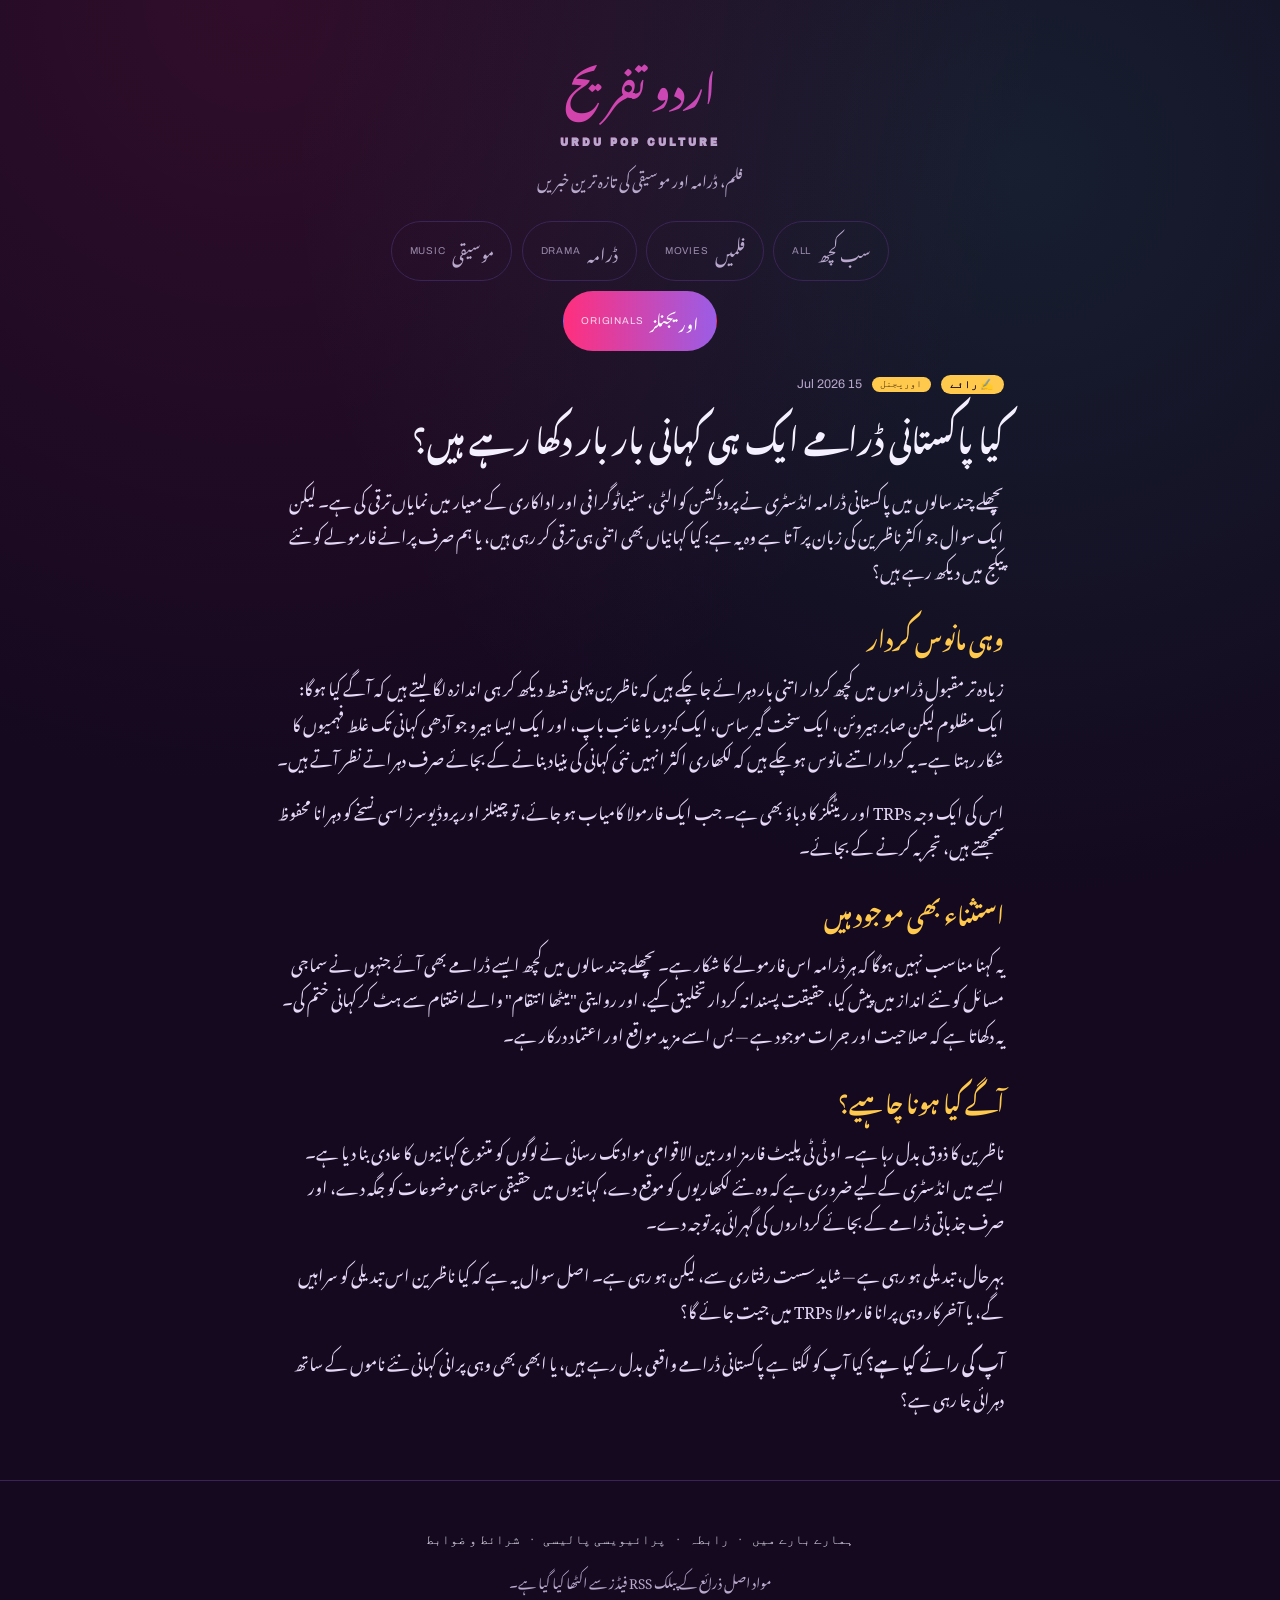
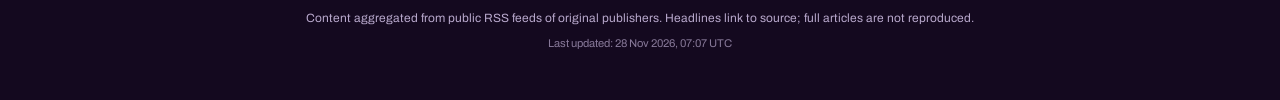
<file: docs/drama.html>
<!DOCTYPE html>
<html lang="ur" dir="rtl">
<head>
<meta charset="UTF-8">
<meta name="viewport" content="width=device-width, initial-scale=1">
<title>کیا پاکستانی ڈرامے ایک ہی کہانی بار بار دکھا رہے ہیں؟ — اردو تفریح</title>
<meta name="description" content="ساس بہو کی لڑائی، ظالم شوہر، اور مظلوم ہیروئن — کیا ہمارے ڈرامے واقعی نئی کہانیاں سنا رہے ہیں یا وہی پرانا فارمولا نئے چہروں کے ساتھ دہرا رہے ہیں؟">
<link rel="canonical" href="https://example.com/drama.html">
<meta property="og:type" content="article">
<meta property="og:title" content="کیا پاکستانی ڈرامے ایک ہی کہانی بار بار دکھا رہے ہیں؟ — اردو تفریح">
<meta property="og:description" content="ساس بہو کی لڑائی، ظالم شوہر، اور مظلوم ہیروئن — کیا ہمارے ڈرامے واقعی نئی کہانیاں سنا رہے ہیں یا وہی پرانا فارمولا نئے چہروں کے ساتھ دہرا رہے ہیں؟">
<meta property="og:url" content="https://example.com/drama.html">
<link rel="preconnect" href="https://fonts.googleapis.com">
<link rel="stylesheet" href="style.css">
</head>
<body>
<header class="site-header">
  <h1 class="brand"><a href="index.html">اردو تفریح<span class="brand-en">Urdu Pop Culture</span></a></h1>
  <p class="tagline">فلم، ڈرامہ اور موسیقی کی تازہ ترین خبریں</p>
  <nav class="tabs"><a class="tab" href="index.html"><span class="tab-urdu">سب کچھ</span><span class="tab-en">All</span></a>
<a class="tab" href="movies.html"><span class="tab-urdu">فلمیں</span><span class="tab-en">Movies</span></a>
<a class="tab" href="drama.html"><span class="tab-urdu">ڈرامہ</span><span class="tab-en">Drama</span></a>
<a class="tab" href="music.html"><span class="tab-urdu">موسیقی</span><span class="tab-en">Music</span></a>
<a class="tab active" href="originals.html"><span class="tab-urdu">اوریجنلز</span><span class="tab-en">Originals</span></a></nav>
</header>
<main>
<article class="post">

<div class="post-body prose">
<div class="post-meta"><span class="chip chip-sm" style="--c:#ffc94d">✍️ رائے</span> <span class="badge-original">اوریجنل</span> <span class="post-date">15 Jul 2026</span></div>
<h1>کیا پاکستانی ڈرامے ایک ہی کہانی بار بار دکھا رہے ہیں؟</h1>
<p>پچھلے چند سالوں میں پاکستانی ڈرامہ انڈسٹری نے پروڈکشن کوالٹی، سنیماٹوگرافی اور اداکاری کے معیار میں نمایاں ترقی کی ہے۔ لیکن ایک سوال جو اکثر ناظرین کی زبان پر آتا ہے وہ یہ ہے: کیا کہانیاں بھی اتنی ہی ترقی کر رہی ہیں، یا ہم صرف پرانے فارمولے کو نئے پیکج میں دیکھ رہے ہیں؟</p>
<h2>وہی مانوس کردار</h2>
<p>زیادہ تر مقبول ڈراموں میں کچھ کردار اتنی بار دہرائے جا چکے ہیں کہ ناظرین پہلی قسط دیکھ کر ہی اندازہ لگا لیتے ہیں کہ آگے کیا ہوگا: ایک مظلوم لیکن صابر ہیروئن، ایک سخت گیر ساس، ایک کمزور یا غائب باپ، اور ایک ایسا ہیرو جو آدھی کہانی تک غلط فہمیوں کا شکار رہتا ہے۔ یہ کردار اتنے مانوس ہو چکے ہیں کہ لکھاری اکثر انہیں نئی کہانی کی بنیاد بنانے کے بجائے صرف دہراتے نظر آتے ہیں۔</p>
<p>اس کی ایک وجہ TRPs اور ریٹنگز کا دباؤ بھی ہے۔ جب ایک فارمولا کامیاب ہو جائے، تو چینلز اور پروڈیوسرز اسی نسخے کو دہرانا محفوظ سمجھتے ہیں، تجربہ کرنے کے بجائے۔</p>
<h2>استثناء بھی موجود ہیں</h2>
<p>یہ کہنا مناسب نہیں ہوگا کہ ہر ڈرامہ اس فارمولے کا شکار ہے۔ پچھلے چند سالوں میں کچھ ایسے ڈرامے بھی آئے جنہوں نے سماجی مسائل کو نئے انداز میں پیش کیا، حقیقت پسندانہ کردار تخلیق کیے، اور روایتی "میٹھا انتقام" والے اختتام سے ہٹ کر کہانی ختم کی۔ یہ دکھاتا ہے کہ صلاحیت اور جرات موجود ہے — بس اسے مزید مواقع اور اعتماد درکار ہے۔</p>
<h2>آگے کیا ہونا چاہیے؟</h2>
<p>ناظرین کا ذوق بدل رہا ہے۔ او ٹی ٹی پلیٹ فارمز اور بین الاقوامی مواد تک رسائی نے لوگوں کو متنوع کہانیوں کا عادی بنا دیا ہے۔ ایسے میں انڈسٹری کے لیے ضروری ہے کہ وہ نئے لکھاریوں کو موقع دے، کہانیوں میں حقیقی سماجی موضوعات کو جگہ دے، اور صرف جذباتی ڈرامے کے بجائے کرداروں کی گہرائی پر توجہ دے۔</p>
<p>بہرحال، تبدیلی ہو رہی ہے — شاید سست رفتاری سے، لیکن ہو رہی ہے۔ اصل سوال یہ ہے کہ کیا ناظرین اس تبدیلی کو سراہیں گے، یا آخرکار وہی پرانا فارمولا TRPs میں جیت جائے گا؟</p>
<p><strong>آپ کی رائے کیا ہے؟</strong> کیا آپ کو لگتا ہے پاکستانی ڈرامے واقعی بدل رہے ہیں، یا ابھی بھی وہی پرانی کہانی نئے ناموں کے ساتھ دہرائی جا رہی ہے؟</p>
</div>
</article>
</main>
<footer>
  <p class="footer-links"><a href="about.html">ہمارے بارے میں</a> · <a href="contact.html">رابطہ</a> · <a href="privacy.html">پرائیویسی پالیسی</a> · <a href="terms.html">شرائط و ضوابط</a></p>
  <p>مواد اصل ذرائع کے پبلک RSS فیڈز سے اکٹھا کیا گیا ہے۔</p>
  <p class="footer-en">Content aggregated from public RSS feeds of original publishers. Headlines link to source; full articles are not reproduced.</p>
  <p class="updated">Last updated: 28 Nov 2026, 07:07 UTC</p>
</footer>
</body>
</html>
</file>
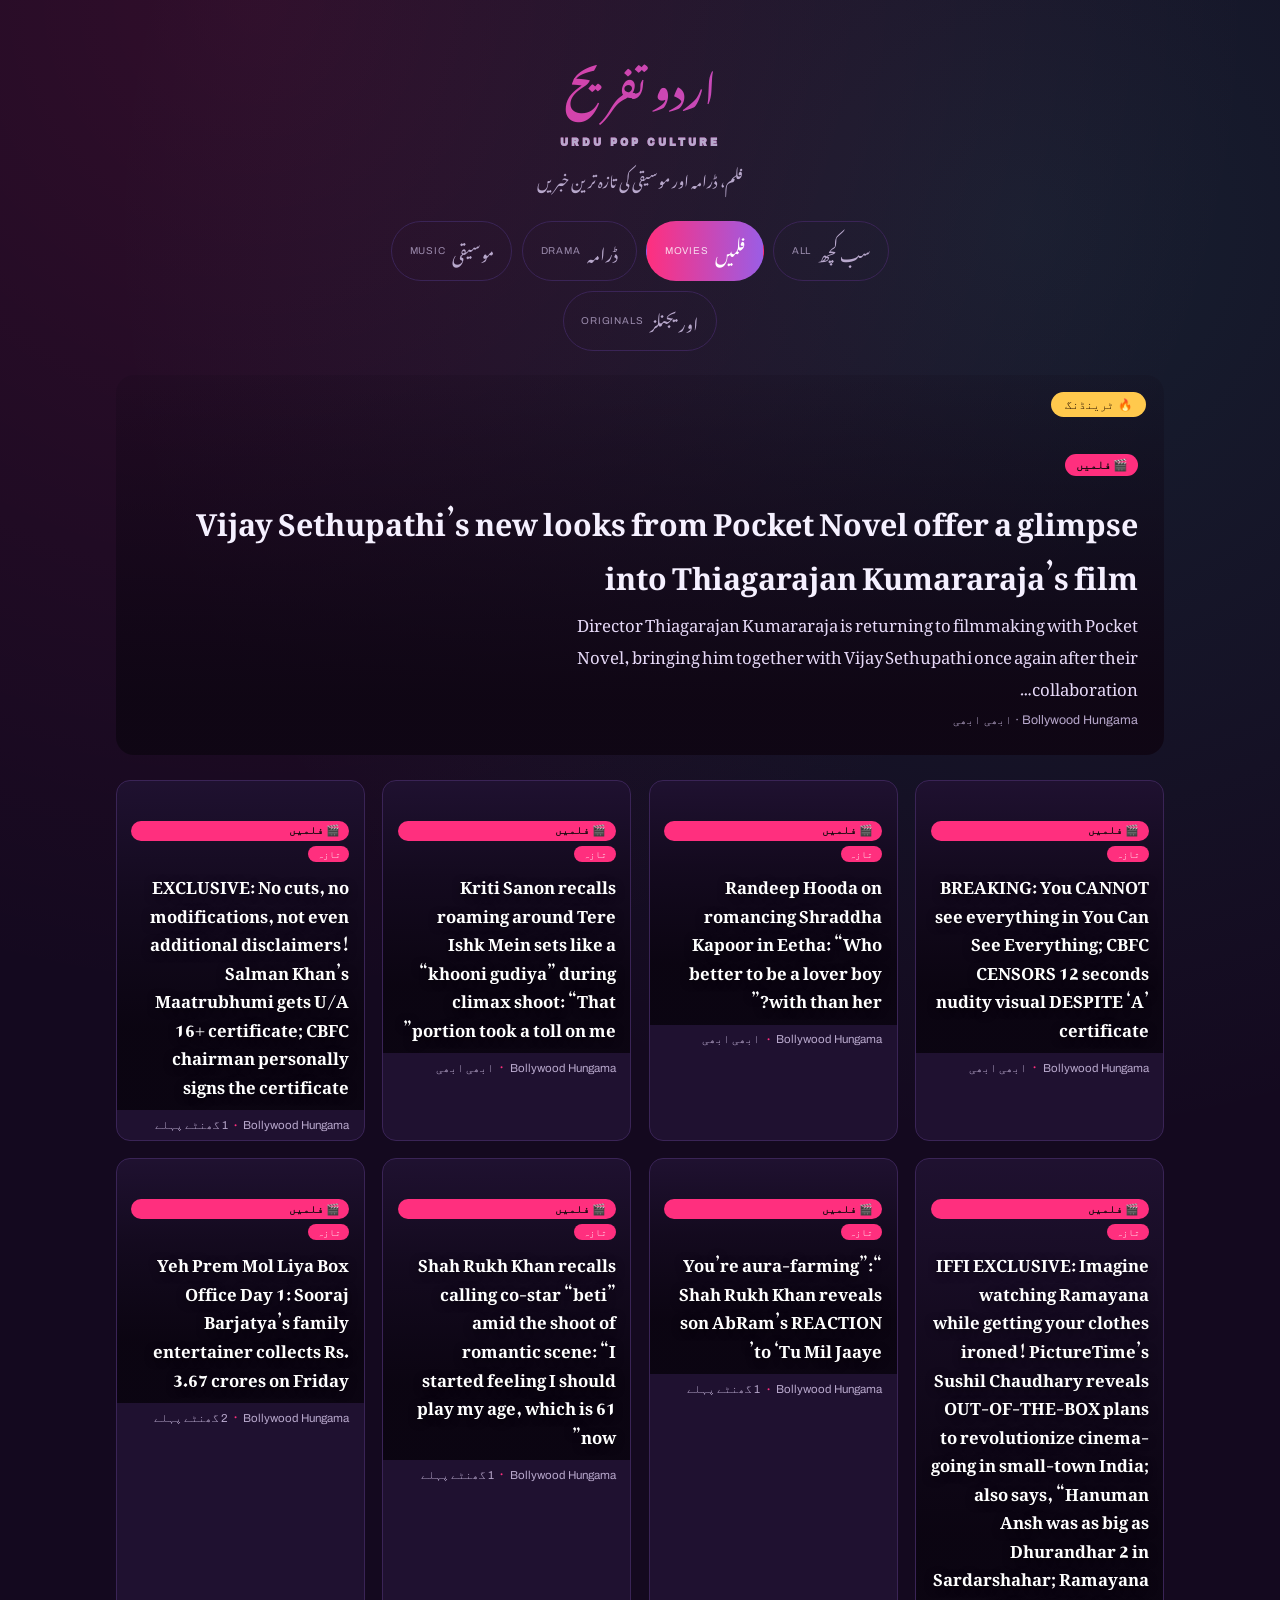
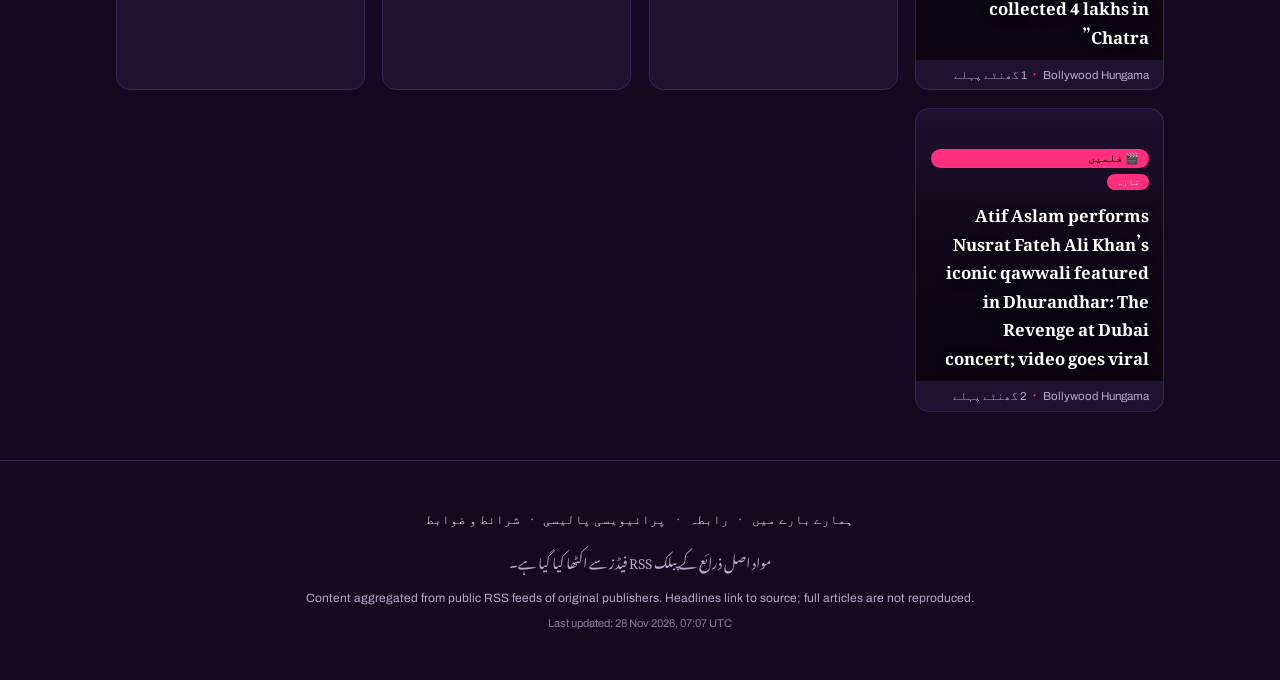
<file: docs/movies.html>
<!DOCTYPE html>
<html lang="ur" dir="rtl">
<head>
<meta charset="UTF-8">
<meta name="viewport" content="width=device-width, initial-scale=1">
<title>فلمیں — اردو تفریح | Urdu Pop Culture</title>
<meta name="description" content="Latest Movies news: Latest Urdu & Pakistani entertainment news: movies, drama and music, aggregated from verified sources.">
<link rel="canonical" href="https://example.com/movies.html">
<meta property="og:type" content="website">
<meta property="og:title" content="فلمیں — اردو تفریح | Urdu Pop Culture">
<meta property="og:description" content="Latest Movies news: Latest Urdu & Pakistani entertainment news: movies, drama and music, aggregated from verified sources.">
<meta property="og:url" content="https://example.com/movies.html">
<link rel="preconnect" href="https://fonts.googleapis.com">
<link rel="stylesheet" href="style.css">
</head>
<body>
<header class="site-header">
  <h1 class="brand"><a href="index.html">اردو تفریح<span class="brand-en">Urdu Pop Culture</span></a></h1>
  <p class="tagline">فلم، ڈرامہ اور موسیقی کی تازہ ترین خبریں</p>
  <nav class="tabs"><a class="tab" href="index.html"><span class="tab-urdu">سب کچھ</span><span class="tab-en">All</span></a>
<a class="tab active" href="movies.html"><span class="tab-urdu">فلمیں</span><span class="tab-en">Movies</span></a>
<a class="tab" href="drama.html"><span class="tab-urdu">ڈرامہ</span><span class="tab-en">Drama</span></a>
<a class="tab" href="music.html"><span class="tab-urdu">موسیقی</span><span class="tab-en">Music</span></a>
<a class="tab" href="originals.html"><span class="tab-urdu">اوریجنلز</span><span class="tab-en">Originals</span></a></nav>
</header>

<main>

    <section class="hero" style="background-image:linear-gradient(to top, rgba(15,6,20,0.97) 15%, rgba(15,6,20,0.55) 55%, rgba(15,6,20,0.15)), url('https://www.bollywoodhungama.com/wp-content/uploads/2026/11/WhatsApp-Image-2026-11-28-at-11.461.jpg.jpeg')">
      <span class="ribbon">🔥 ٹرینڈنگ</span>
      <div class="hero-content">
        <span class="chip" style="--c:#ff2f7e">🎬 فلمیں</span>
        <h1 class="hero-title"><a href="https://www.bollywoodhungama.com/news/south-cinema/vijay-sethupathis-new-looks-from-pocket-novel-offer-a-glimpse-into-thiagarajan-kumararajas-film/" target="_blank" rel="noopener nofollow">Vijay Sethupathi’s new looks from Pocket Novel offer a glimpse into Thiagarajan Kumararaja’s film</a></h1>
        <p class="hero-summary">Director Thiagarajan Kumararaja is returning to filmmaking with Pocket Novel, bringing him together with Vijay Sethupathi once again after their collaboration…</p>
        <div class="hero-meta">Bollywood Hungama · ابھی ابھی</div>
      </div>
    </section>
<div class="grid">

    <article class="tile">
      <a class="tile-link" href="https://www.bollywoodhungama.com/news/bollywood/breaking-you-cannot-see-everything-in-you-can-see-everything-cbfc-censors-12-seconds-nudity-visual-despite-a-certificate/" target="_blank" rel="noopener nofollow">
        <div class="tile-media" style="background-image:url('https://www.bollywoodhungama.com/wp-content/uploads/2026/11/Everything.jpg')">
          
          <div class="tile-scrim">
            <span class="chip chip-sm" style="--c:#ff2f7e">🎬 فلمیں</span>
            <span class="badge-fresh">تازہ</span>
            <h2 class="tile-title">BREAKING: You CANNOT see everything in You Can See Everything; CBFC CENSORS 12 seconds nudity visual DESPITE ‘A’ certificate</h2>
          </div>
        </div>
      </a>
      <div class="tile-footer">
        <span class="tile-source">Bollywood Hungama</span>
        <span class="tile-dot">•</span>
        <span class="tile-time">ابھی ابھی</span>
      </div>
    </article>

    <article class="tile">
      <a class="tile-link" href="https://www.bollywoodhungama.com/news/features/randeep-hooda-on-romancing-shraddha-kapoor-in-eetha-who-better-to-be-a-lover-boy-with-than-her/" target="_blank" rel="noopener nofollow">
        <div class="tile-media" style="background-image:url('https://www.bollywoodhungama.com/wp-content/uploads/2026/11/Randeep-Hooda-on-doing-Eetha.jpeg')">
          
          <div class="tile-scrim">
            <span class="chip chip-sm" style="--c:#ff2f7e">🎬 فلمیں</span>
            <span class="badge-fresh">تازہ</span>
            <h2 class="tile-title">Randeep Hooda on romancing Shraddha Kapoor in Eetha: “Who better to be a lover boy with than her?”</h2>
          </div>
        </div>
      </a>
      <div class="tile-footer">
        <span class="tile-source">Bollywood Hungama</span>
        <span class="tile-dot">•</span>
        <span class="tile-time">ابھی ابھی</span>
      </div>
    </article>

    <article class="tile">
      <a class="tile-link" href="https://www.bollywoodhungama.com/news/features/kriti-sanon-recalls-roaming-around-tere-ishk-mein-sets-like-a-khooni-gudiya-during-climax-shoot-that-portion-took-a-toll-on-me/" target="_blank" rel="noopener nofollow">
        <div class="tile-media" style="background-image:url('https://www.bollywoodhungama.com/wp-content/uploads/2026/11/Kriti-Sanon-on-Tere-Ishk-Mein.jpeg')">
          
          <div class="tile-scrim">
            <span class="chip chip-sm" style="--c:#ff2f7e">🎬 فلمیں</span>
            <span class="badge-fresh">تازہ</span>
            <h2 class="tile-title">Kriti Sanon recalls roaming around Tere Ishk Mein sets like a “khooni gudiya” during climax shoot: “That portion took a toll on me”</h2>
          </div>
        </div>
      </a>
      <div class="tile-footer">
        <span class="tile-source">Bollywood Hungama</span>
        <span class="tile-dot">•</span>
        <span class="tile-time">ابھی ابھی</span>
      </div>
    </article>

    <article class="tile">
      <a class="tile-link" href="https://www.bollywoodhungama.com/news/bollywood/exclusive-no-cuts-no-modifications-not-even-additional-disclaimers-salman-khans-maatrubhumi-gets-u-a-16-certificate-cbfc-chairman-personally-signs-the-certificate/" target="_blank" rel="noopener nofollow">
        <div class="tile-media" style="background-image:url('https://www.bollywoodhungama.com/wp-content/uploads/2026/11/Maatrubhumi-3.jpg')">
          
          <div class="tile-scrim">
            <span class="chip chip-sm" style="--c:#ff2f7e">🎬 فلمیں</span>
            <span class="badge-fresh">تازہ</span>
            <h2 class="tile-title">EXCLUSIVE: No cuts, no modifications, not even additional disclaimers! Salman Khan’s Maatrubhumi gets U/A 16+ certificate; CBFC chairman personally signs the certificate</h2>
          </div>
        </div>
      </a>
      <div class="tile-footer">
        <span class="tile-source">Bollywood Hungama</span>
        <span class="tile-dot">•</span>
        <span class="tile-time">1 گھنٹے پہلے</span>
      </div>
    </article>

    <article class="tile">
      <a class="tile-link" href="https://www.bollywoodhungama.com/news/features/iffi-exclusive-imagine-watching-ramayana-while-getting-your-clothes-ironed-picturetimes-sushil-chaudhary-reveals-out-of-the-box-plans-to-revolutionize-cinema-going-in-small-town-india-also/" target="_blank" rel="noopener nofollow">
        <div class="tile-media" style="background-image:url('https://www.bollywoodhungama.com/wp-content/uploads/2026/11/Ramayana-1-7.jpg')">
          
          <div class="tile-scrim">
            <span class="chip chip-sm" style="--c:#ff2f7e">🎬 فلمیں</span>
            <span class="badge-fresh">تازہ</span>
            <h2 class="tile-title">IFFI EXCLUSIVE: Imagine watching Ramayana while getting your clothes ironed! PictureTime’s Sushil Chaudhary reveals OUT-OF-THE-BOX plans to revolutionize cinema-going in small-town India; also says, “Hanuman Ansh was as big as Dhurandhar 2 in Sardarshahar; Ramayana collected 4 lakhs in Chatra”</h2>
          </div>
        </div>
      </a>
      <div class="tile-footer">
        <span class="tile-source">Bollywood Hungama</span>
        <span class="tile-dot">•</span>
        <span class="tile-time">1 گھنٹے پہلے</span>
      </div>
    </article>

    <article class="tile">
      <a class="tile-link" href="https://www.bollywoodhungama.com/news/features/youre-aura-farming-shah-rukh-khan-reveals-son-abrams-reaction-to-tu-mil-jaaye/" target="_blank" rel="noopener nofollow">
        <div class="tile-media" style="background-image:url('https://www.bollywoodhungama.com/wp-content/uploads/2026/11/SRK-reveals-AbRam-reaction.jpeg')">
          
          <div class="tile-scrim">
            <span class="chip chip-sm" style="--c:#ff2f7e">🎬 فلمیں</span>
            <span class="badge-fresh">تازہ</span>
            <h2 class="tile-title">“You’re aura-farming”: Shah Rukh Khan reveals son AbRam’s REACTION to ‘Tu Mil Jaaye’</h2>
          </div>
        </div>
      </a>
      <div class="tile-footer">
        <span class="tile-source">Bollywood Hungama</span>
        <span class="tile-dot">•</span>
        <span class="tile-time">1 گھنٹے پہلے</span>
      </div>
    </article>

    <article class="tile">
      <a class="tile-link" href="https://www.bollywoodhungama.com/news/bollywood/shah-rukh-khan-recalls-calling-co-star-beti-amid-the-shoot-of-romantic-scene-i-started-feeling-i-should-play-my-age-which-is-61-now/" target="_blank" rel="noopener nofollow">
        <div class="tile-media" style="background-image:url('https://www.bollywoodhungama.com/wp-content/uploads/2026/11/SRK-on-playing-his-age.jpeg')">
          
          <div class="tile-scrim">
            <span class="chip chip-sm" style="--c:#ff2f7e">🎬 فلمیں</span>
            <span class="badge-fresh">تازہ</span>
            <h2 class="tile-title">Shah Rukh Khan recalls calling co-star “beti” amid the shoot of romantic scene: “I started feeling I should play my age, which is 61 now”</h2>
          </div>
        </div>
      </a>
      <div class="tile-footer">
        <span class="tile-source">Bollywood Hungama</span>
        <span class="tile-dot">•</span>
        <span class="tile-time">1 گھنٹے پہلے</span>
      </div>
    </article>

    <article class="tile">
      <a class="tile-link" href="https://www.bollywoodhungama.com/news/box-office-special-features/yeh-prem-mol-liya-box-office-day-1-sooraj-barjatyas-family-entertainer-collects-rs-3-67-crores-on-friday/" target="_blank" rel="noopener nofollow">
        <div class="tile-media" style="background-image:url('https://www.bollywoodhungama.com/wp-content/uploads/2026/11/EXCLUSIVE-Though-Yeh-Prem-Mol-Liya-gets-UA-13-certificate-CBFC-passed-Sooraj-Barjatyas-family-entertainer-WITHOUT-a-SINGLE-cut.jpg')">
          
          <div class="tile-scrim">
            <span class="chip chip-sm" style="--c:#ff2f7e">🎬 فلمیں</span>
            <span class="badge-fresh">تازہ</span>
            <h2 class="tile-title">Yeh Prem Mol Liya Box Office Day 1: Sooraj Barjatya’s family entertainer collects Rs. 3.67 crores on Friday</h2>
          </div>
        </div>
      </a>
      <div class="tile-footer">
        <span class="tile-source">Bollywood Hungama</span>
        <span class="tile-dot">•</span>
        <span class="tile-time">2 گھنٹے پہلے</span>
      </div>
    </article>

    <article class="tile">
      <a class="tile-link" href="https://www.bollywoodhungama.com/news/features/atif-aslam-performs-nusrat-fateh-ali-khans-iconic-qawwali-featured-in-dhurandhar-the-revenge-at-dubai-concert-video-goes-viral/" target="_blank" rel="noopener nofollow">
        <div class="tile-media" style="background-image:url('https://www.bollywoodhungama.com/wp-content/uploads/2026/11/Atif-Aslam-songs-qawali-featured-in-Dhurandhar.jpeg')">
          
          <div class="tile-scrim">
            <span class="chip chip-sm" style="--c:#ff2f7e">🎬 فلمیں</span>
            <span class="badge-fresh">تازہ</span>
            <h2 class="tile-title">Atif Aslam performs Nusrat Fateh Ali Khan’s iconic qawwali featured in Dhurandhar: The Revenge at Dubai concert; video goes viral</h2>
          </div>
        </div>
      </a>
      <div class="tile-footer">
        <span class="tile-source">Bollywood Hungama</span>
        <span class="tile-dot">•</span>
        <span class="tile-time">2 گھنٹے پہلے</span>
      </div>
    </article>
</div>
</main>
<footer>
  <p class="footer-links"><a href="about.html">ہمارے بارے میں</a> · <a href="contact.html">رابطہ</a> · <a href="privacy.html">پرائیویسی پالیسی</a> · <a href="terms.html">شرائط و ضوابط</a></p>
  <p>مواد اصل ذرائع کے پبلک RSS فیڈز سے اکٹھا کیا گیا ہے۔</p>
  <p class="footer-en">Content aggregated from public RSS feeds of original publishers. Headlines link to source; full articles are not reproduced.</p>
  <p class="updated">Last updated: 28 Nov 2026, 07:07 UTC</p>
</footer>
</body>
</html>
</file>
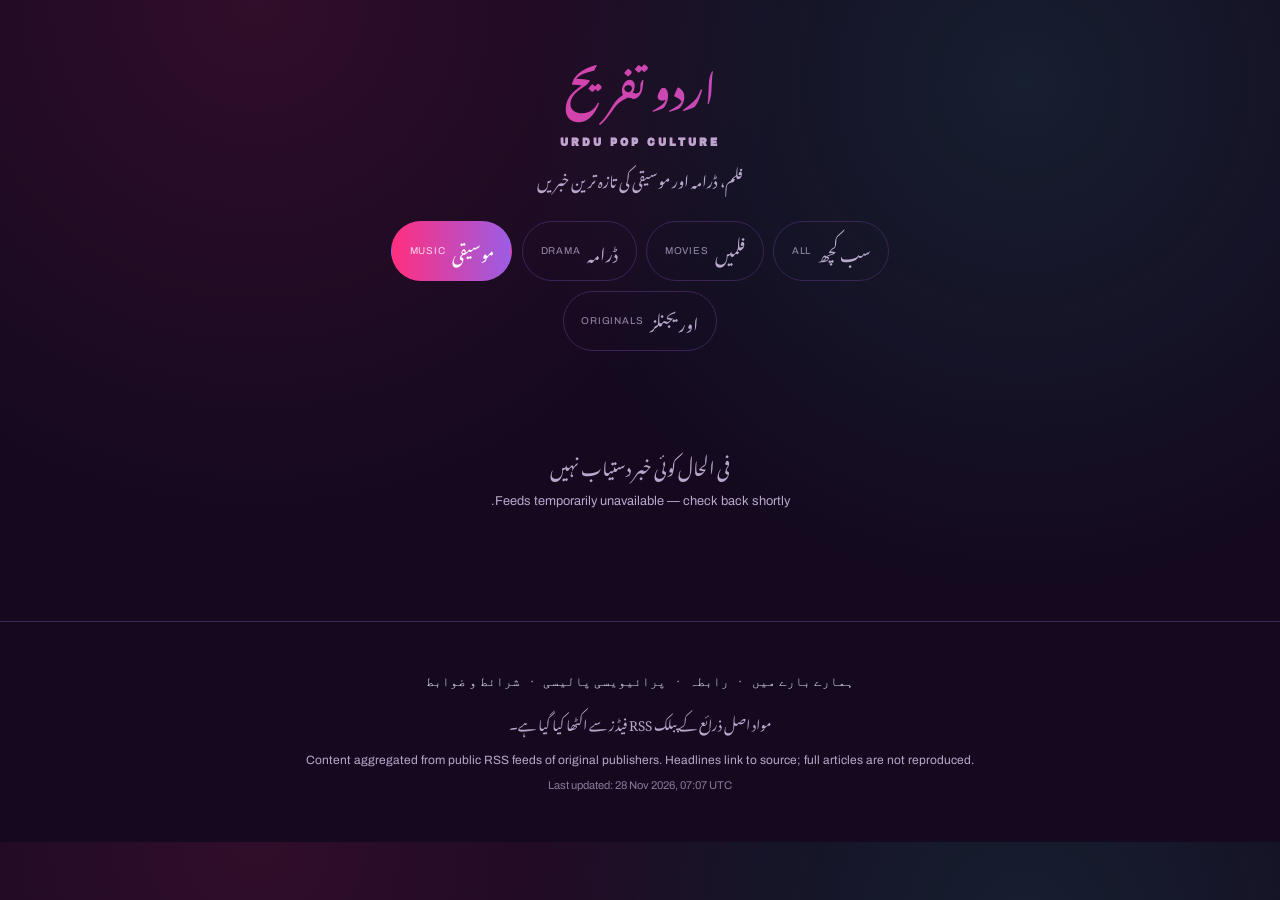
<file: docs/music.html>
<!DOCTYPE html>
<html lang="ur" dir="rtl">
<head>
<meta charset="UTF-8">
<meta name="viewport" content="width=device-width, initial-scale=1">
<title>موسیقی — اردو تفریح | Urdu Pop Culture</title>
<meta name="description" content="Latest Music news: Latest Urdu & Pakistani entertainment news: movies, drama and music, aggregated from verified sources.">
<link rel="canonical" href="https://example.com/music.html">
<meta property="og:type" content="website">
<meta property="og:title" content="موسیقی — اردو تفریح | Urdu Pop Culture">
<meta property="og:description" content="Latest Music news: Latest Urdu & Pakistani entertainment news: movies, drama and music, aggregated from verified sources.">
<meta property="og:url" content="https://example.com/music.html">
<link rel="preconnect" href="https://fonts.googleapis.com">
<link rel="stylesheet" href="style.css">
</head>
<body>
<header class="site-header">
  <h1 class="brand"><a href="index.html">اردو تفریح<span class="brand-en">Urdu Pop Culture</span></a></h1>
  <p class="tagline">فلم، ڈرامہ اور موسیقی کی تازہ ترین خبریں</p>
  <nav class="tabs"><a class="tab" href="index.html"><span class="tab-urdu">سب کچھ</span><span class="tab-en">All</span></a>
<a class="tab" href="movies.html"><span class="tab-urdu">فلمیں</span><span class="tab-en">Movies</span></a>
<a class="tab" href="drama.html"><span class="tab-urdu">ڈرامہ</span><span class="tab-en">Drama</span></a>
<a class="tab active" href="music.html"><span class="tab-urdu">موسیقی</span><span class="tab-en">Music</span></a>
<a class="tab" href="originals.html"><span class="tab-urdu">اوریجنلز</span><span class="tab-en">Originals</span></a></nav>
</header>

<main>

<div class="grid">
<p class="empty">فی الحال کوئی خبر دستیاب نہیں<br><span>Feeds temporarily unavailable — check back shortly.</span></p>
</div>
</main>
<footer>
  <p class="footer-links"><a href="about.html">ہمارے بارے میں</a> · <a href="contact.html">رابطہ</a> · <a href="privacy.html">پرائیویسی پالیسی</a> · <a href="terms.html">شرائط و ضوابط</a></p>
  <p>مواد اصل ذرائع کے پبلک RSS فیڈز سے اکٹھا کیا گیا ہے۔</p>
  <p class="footer-en">Content aggregated from public RSS feeds of original publishers. Headlines link to source; full articles are not reproduced.</p>
  <p class="updated">Last updated: 28 Nov 2026, 07:07 UTC</p>
</footer>
</body>
</html>
</file>
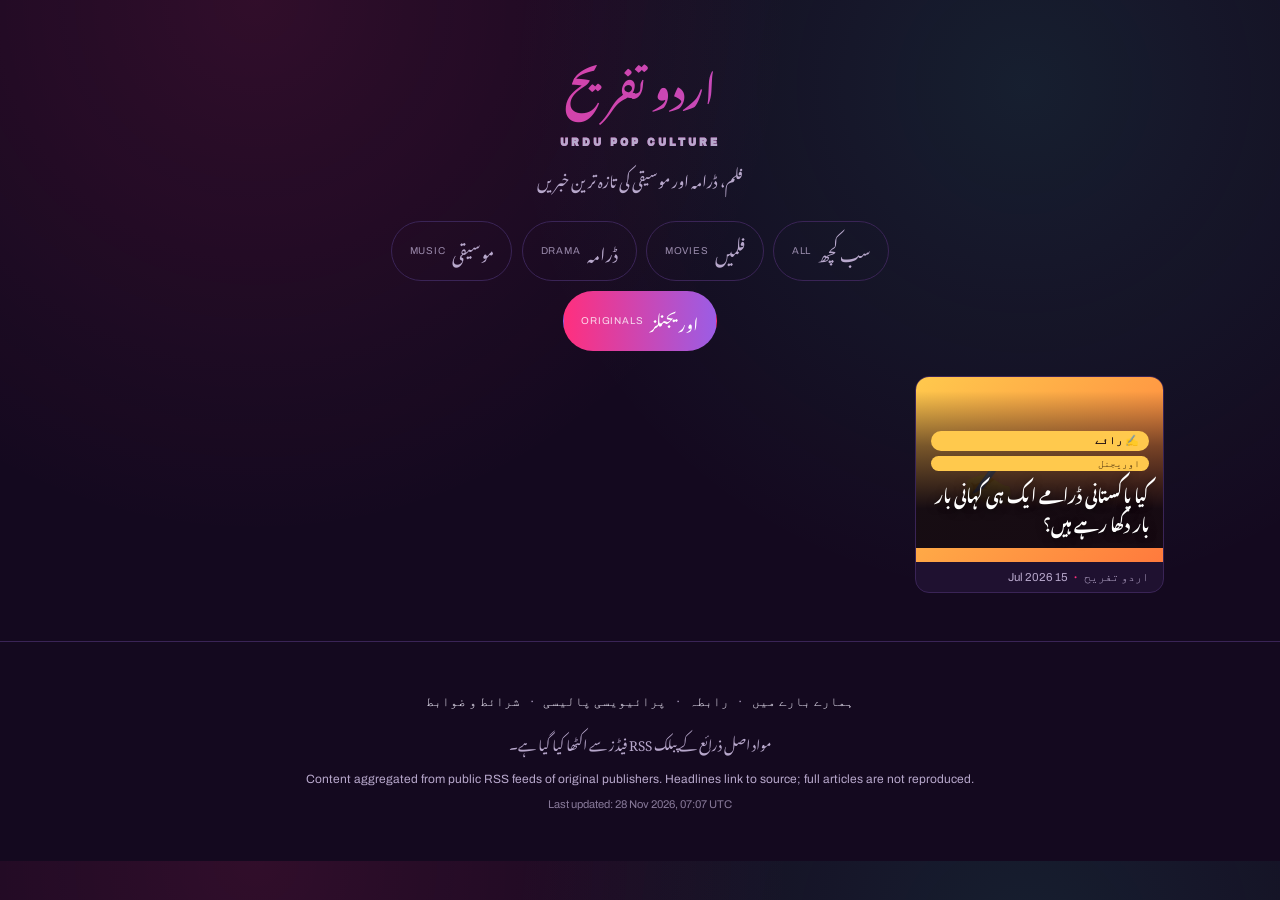
<file: docs/originals.html>
<!DOCTYPE html>
<html lang="ur" dir="rtl">
<head>
<meta charset="UTF-8">
<meta name="viewport" content="width=device-width, initial-scale=1">
<title>اوریجنلز — اردو تفریح | Urdu Pop Culture</title>
<meta name="description" content="Original writing and opinion pieces: Latest Urdu & Pakistani entertainment news: movies, drama and music, aggregated from verified sources.">
<link rel="canonical" href="https://example.com/originals.html">
<meta property="og:type" content="website">
<meta property="og:title" content="اوریجنلز — اردو تفریح | Urdu Pop Culture">
<meta property="og:description" content="Original writing and opinion pieces: Latest Urdu & Pakistani entertainment news: movies, drama and music, aggregated from verified sources.">
<meta property="og:url" content="https://example.com/originals.html">
<link rel="preconnect" href="https://fonts.googleapis.com">
<link rel="stylesheet" href="style.css">
</head>
<body>
<header class="site-header">
  <h1 class="brand"><a href="index.html">اردو تفریح<span class="brand-en">Urdu Pop Culture</span></a></h1>
  <p class="tagline">فلم، ڈرامہ اور موسیقی کی تازہ ترین خبریں</p>
  <nav class="tabs"><a class="tab" href="index.html"><span class="tab-urdu">سب کچھ</span><span class="tab-en">All</span></a>
<a class="tab" href="movies.html"><span class="tab-urdu">فلمیں</span><span class="tab-en">Movies</span></a>
<a class="tab" href="drama.html"><span class="tab-urdu">ڈرامہ</span><span class="tab-en">Drama</span></a>
<a class="tab" href="music.html"><span class="tab-urdu">موسیقی</span><span class="tab-en">Music</span></a>
<a class="tab active" href="originals.html"><span class="tab-urdu">اوریجنلز</span><span class="tab-en">Originals</span></a></nav>
</header>

<main>

<div class="grid">

    <article class="tile">
      <a class="tile-link" href="drama.html">
        <div class="tile-media tile-media-fallback" style="background-image:linear-gradient(135deg,#ffc94d,#ff7a3d)">
          <span class="tile-icon">✍️</span>
          <div class="tile-scrim">
            <span class="chip chip-sm" style="--c:#ffc94d">✍️ رائے</span>
            <span class="badge-original">اوریجنل</span>
            <h2 class="tile-title">کیا پاکستانی ڈرامے ایک ہی کہانی بار بار دکھا رہے ہیں؟</h2>
          </div>
        </div>
      </a>
      <div class="tile-footer">
        <span class="tile-source">اردو تفریح</span>
        <span class="tile-dot">•</span>
        <span class="tile-time">15 Jul 2026</span>
      </div>
    </article>
</div>
</main>
<footer>
  <p class="footer-links"><a href="about.html">ہمارے بارے میں</a> · <a href="contact.html">رابطہ</a> · <a href="privacy.html">پرائیویسی پالیسی</a> · <a href="terms.html">شرائط و ضوابط</a></p>
  <p>مواد اصل ذرائع کے پبلک RSS فیڈز سے اکٹھا کیا گیا ہے۔</p>
  <p class="footer-en">Content aggregated from public RSS feeds of original publishers. Headlines link to source; full articles are not reproduced.</p>
  <p class="updated">Last updated: 28 Nov 2026, 07:07 UTC</p>
</footer>
</body>
</html>
</file>
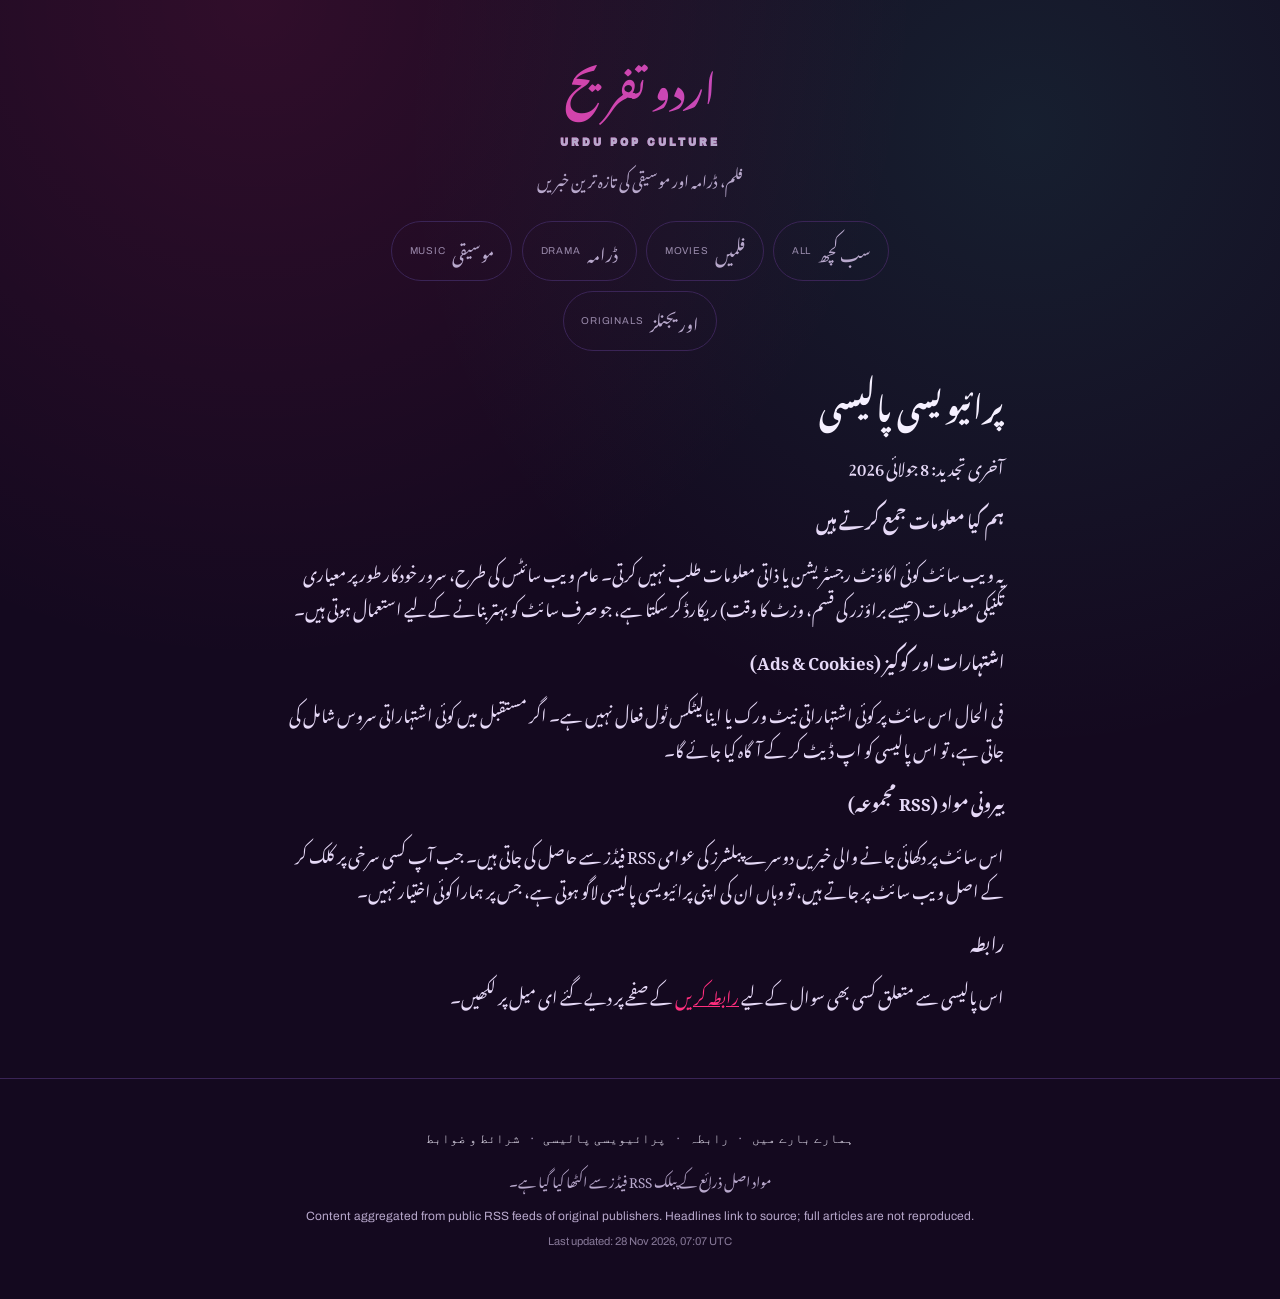
<file: docs/privacy.html>
<!DOCTYPE html>
<html lang="ur" dir="rtl">
<head>
<meta charset="UTF-8">
<meta name="viewport" content="width=device-width, initial-scale=1">
<title>پرائیویسی پالیسی — اردو تفریح</title>
<meta name="description" content="Latest Urdu & Pakistani entertainment news: movies, drama and music, aggregated from verified sources.">
<link rel="canonical" href="https://example.com/privacy.html">
<meta property="og:type" content="article">
<meta property="og:title" content="پرائیویسی پالیسی — اردو تفریح">
<meta property="og:description" content="Latest Urdu & Pakistani entertainment news: movies, drama and music, aggregated from verified sources.">
<meta property="og:url" content="https://example.com/privacy.html">
<link rel="preconnect" href="https://fonts.googleapis.com">
<link rel="stylesheet" href="style.css">
</head>
<body>
<header class="site-header">
  <h1 class="brand"><a href="index.html">اردو تفریح<span class="brand-en">Urdu Pop Culture</span></a></h1>
  <p class="tagline">فلم، ڈرامہ اور موسیقی کی تازہ ترین خبریں</p>
  <nav class="tabs"><a class="tab" href="index.html"><span class="tab-urdu">سب کچھ</span><span class="tab-en">All</span></a>
<a class="tab" href="movies.html"><span class="tab-urdu">فلمیں</span><span class="tab-en">Movies</span></a>
<a class="tab" href="drama.html"><span class="tab-urdu">ڈرامہ</span><span class="tab-en">Drama</span></a>
<a class="tab" href="music.html"><span class="tab-urdu">موسیقی</span><span class="tab-en">Music</span></a>
<a class="tab" href="originals.html"><span class="tab-urdu">اوریجنلز</span><span class="tab-en">Originals</span></a></nav>
</header>
<main>
<article class="post">

<div class="post-body prose">

<h1>پرائیویسی پالیسی</h1>
<p>آخری تجدید: 8 جولائی 2026</p>
<p><strong>ہم کیا معلومات جمع کرتے ہیں</strong></p>
<p>یہ ویب سائٹ کوئی اکاؤنٹ رجسٹریشن یا ذاتی معلومات طلب نہیں کرتی۔ عام ویب سائٹس کی طرح، سرور خودکار طور پر
معیاری تکنیکی معلومات (جیسے براؤزر کی قسم، وزٹ کا وقت) ریکارڈ کر سکتا ہے، جو صرف سائٹ کو بہتر بنانے کے
لیے استعمال ہوتی ہیں۔</p>
<p><strong>اشتہارات اور کوکیز (Ads &amp; Cookies)</strong></p>
<!--
Faisal: if/when you add Adsterra, Google AdSense, or Google Analytics to
this site, replace this section with an accurate description — those
services set cookies and Google's AdSense terms specifically require you to
disclose this. Something like:

"یہ سائٹ اشتہارات دکھانے کے لیے [Adsterra/Google AdSense] استعمال کرتی ہے، جو
کوکیز کے ذریعے آپ کی دلچسپیوں کے مطابق اشتہارات دکھا سکتی ہے۔ آپ اپنے براؤزر
کی سیٹنگز میں کوکیز کو بند کر سکتے ہیں۔"

Until you add any ad network or analytics tool, you can leave this section
saying no such tracking is currently in use — but keep this page accurate
to what's actually running on the site.
-->

<p>فی الحال اس سائٹ پر کوئی اشتہاراتی نیٹ ورک یا اینالیٹکس ٹول فعال نہیں ہے۔ اگر مستقبل میں کوئی
اشتہاراتی سروس شامل کی جاتی ہے، تو اس پالیسی کو اپ ڈیٹ کر کے آگاہ کیا جائے گا۔</p>
<p><strong>بیرونی مواد (RSS مجموعہ)</strong></p>
<p>اس سائٹ پر دکھائی جانے والی خبریں دوسرے پبلشرز کی عوامی RSS فیڈز سے حاصل کی جاتی ہیں۔ جب آپ کسی
سرخی پر کلک کر کے اصل ویب سائٹ پر جاتے ہیں، تو وہاں ان کی اپنی پرائیویسی پالیسی لاگو ہوتی ہے، جس پر
ہمارا کوئی اختیار نہیں۔</p>
<p><strong>رابطہ</strong></p>
<p>اس پالیسی سے متعلق کسی بھی سوال کے لیے <a href="contact.html">رابطہ کریں</a> کے صفحے پر دیے گئے ای میل پر لکھیں۔</p>
</div>
</article>
</main>
<footer>
  <p class="footer-links"><a href="about.html">ہمارے بارے میں</a> · <a href="contact.html">رابطہ</a> · <a href="privacy.html">پرائیویسی پالیسی</a> · <a href="terms.html">شرائط و ضوابط</a></p>
  <p>مواد اصل ذرائع کے پبلک RSS فیڈز سے اکٹھا کیا گیا ہے۔</p>
  <p class="footer-en">Content aggregated from public RSS feeds of original publishers. Headlines link to source; full articles are not reproduced.</p>
  <p class="updated">Last updated: 28 Nov 2026, 07:07 UTC</p>
</footer>
</body>
</html>
</file>
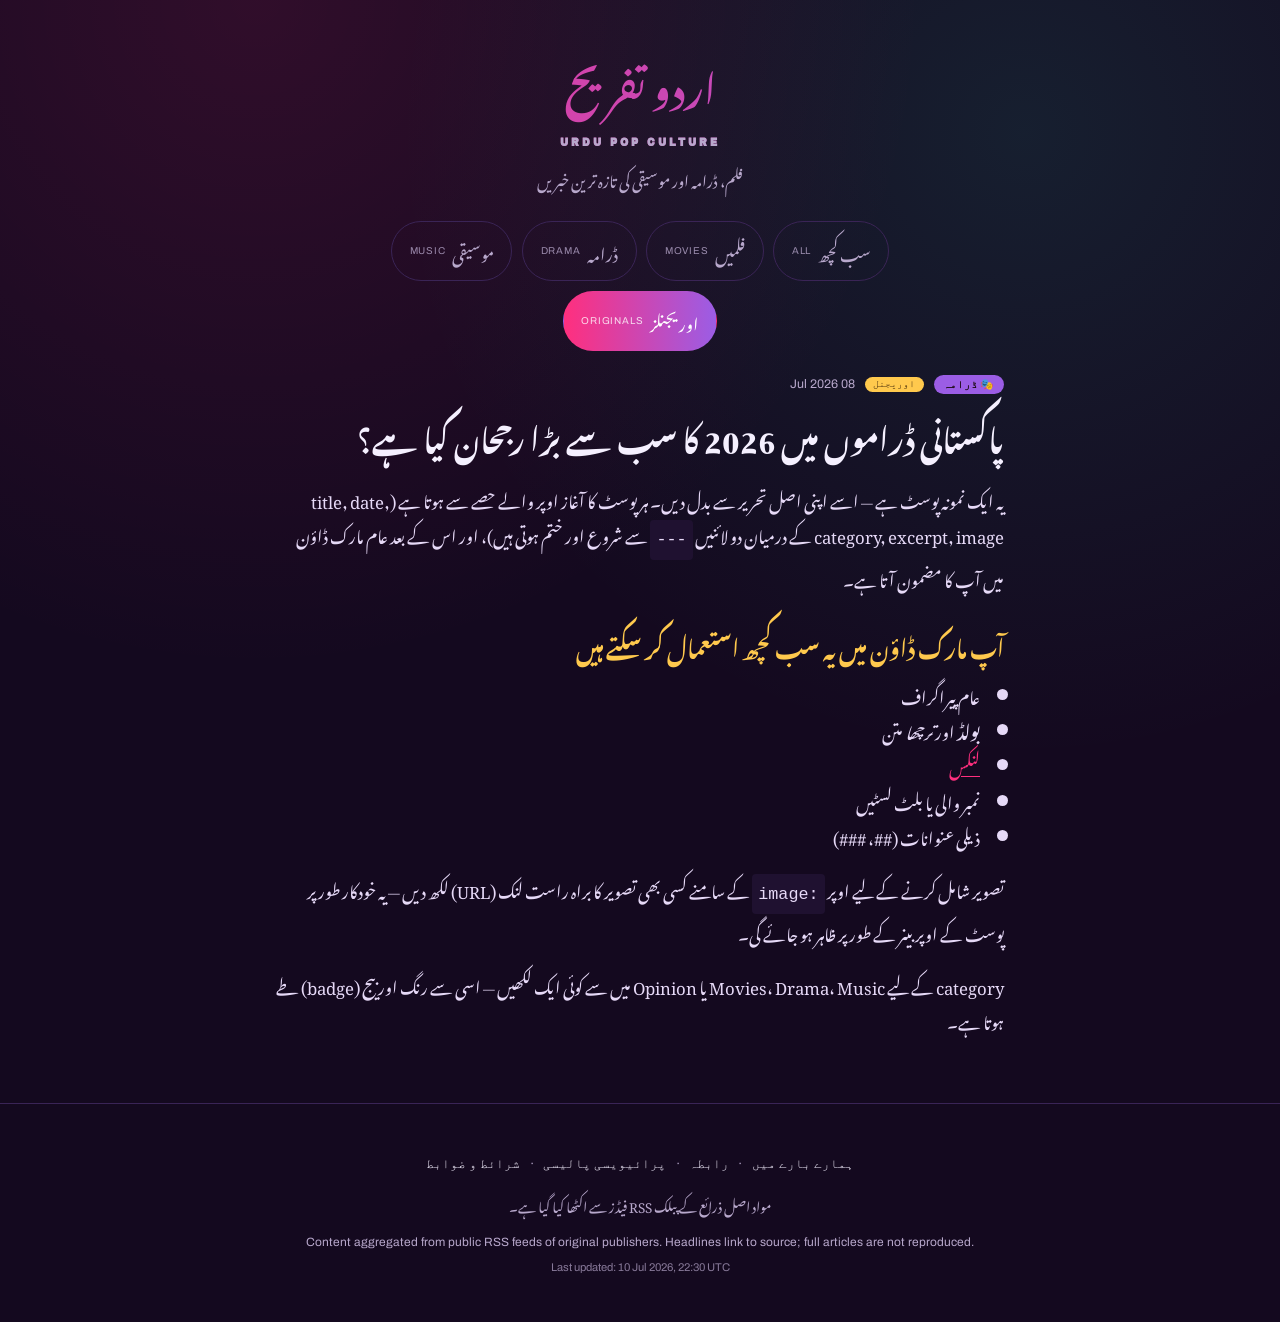
<file: docs/sample-post.html>
<!DOCTYPE html>
<html lang="ur" dir="rtl">
<head>
<meta charset="UTF-8">
<meta name="viewport" content="width=device-width, initial-scale=1">
<title>پاکستانی ڈراموں میں 2026 کا سب سے بڑا رجحان کیا ہے؟ — اردو تفریح</title>
<meta name="description" content="اس سال کے ڈراموں میں کہانی، اداکاری اور ہدایتکاری کے حوالے سے کیا نیا رجحان دیکھنے میں آیا ہے، ایک تفصیلی جائزہ۔">
<link rel="canonical" href="https://example.com/sample-post.html">
<meta property="og:type" content="article">
<meta property="og:title" content="پاکستانی ڈراموں میں 2026 کا سب سے بڑا رجحان کیا ہے؟ — اردو تفریح">
<meta property="og:description" content="اس سال کے ڈراموں میں کہانی، اداکاری اور ہدایتکاری کے حوالے سے کیا نیا رجحان دیکھنے میں آیا ہے، ایک تفصیلی جائزہ۔">
<meta property="og:url" content="https://example.com/sample-post.html">
<link rel="preconnect" href="https://fonts.googleapis.com">
<link rel="stylesheet" href="style.css">
</head>
<body>
<header class="site-header">
  <h1 class="brand"><a href="index.html">اردو تفریح<span class="brand-en">Urdu Pop Culture</span></a></h1>
  <p class="tagline">فلم، ڈرامہ اور موسیقی کی تازہ ترین خبریں</p>
  <nav class="tabs"><a class="tab" href="index.html"><span class="tab-urdu">سب کچھ</span><span class="tab-en">All</span></a>
<a class="tab" href="movies.html"><span class="tab-urdu">فلمیں</span><span class="tab-en">Movies</span></a>
<a class="tab" href="drama.html"><span class="tab-urdu">ڈرامہ</span><span class="tab-en">Drama</span></a>
<a class="tab" href="music.html"><span class="tab-urdu">موسیقی</span><span class="tab-en">Music</span></a>
<a class="tab active" href="originals.html"><span class="tab-urdu">اوریجنلز</span><span class="tab-en">Originals</span></a></nav>
</header>
<main>
<article class="post">

<div class="post-body prose">
<div class="post-meta"><span class="chip chip-sm" style="--c:#9b5de5">🎭 ڈرامہ</span> <span class="badge-original">اوریجنل</span> <span class="post-date">08 Jul 2026</span></div>
<h1>پاکستانی ڈراموں میں 2026 کا سب سے بڑا رجحان کیا ہے؟</h1>
<p>یہ ایک نمونہ پوسٹ ہے — اسے اپنی اصل تحریر سے بدل دیں۔ ہر پوسٹ کا آغاز اوپر والے حصے سے ہوتا ہے
(title, date, category, excerpt, image کے درمیان دو لائنیں <code>---</code> سے شروع اور ختم ہوتی ہیں)، اور اس کے
بعد عام مارک ڈاؤن میں آپ کا مضمون آتا ہے۔</p>
<h2>آپ مارک ڈاؤن میں یہ سب کچھ استعمال کر سکتے ہیں</h2>
<ul>
<li>عام پیراگراف</li>
<li><strong>بولڈ</strong> اور <em>ترچھا</em> متن</li>
<li><a href="https://example.com">لنکس</a></li>
<li>نمبر والی یا بلٹ لسٹیں</li>
<li>ذیلی عنوانات (##، ###)</li>
</ul>
<p>تصویر شامل کرنے کے لیے اوپر <code>image:</code> کے سامنے کسی بھی تصویر کا براہ راست لنک (URL) لکھ دیں — یہ خودکار طور پر
پوسٹ کے اوپر بینر کے طور پر ظاہر ہو جائے گی۔</p>
<p>category کے لیے Movies، Drama، Music یا Opinion میں سے کوئی ایک لکھیں — اسی سے رنگ اور بیج (badge) طے ہوتا ہے۔</p>
</div>
</article>
</main>
<footer>
  <p class="footer-links"><a href="about.html">ہمارے بارے میں</a> · <a href="contact.html">رابطہ</a> · <a href="privacy.html">پرائیویسی پالیسی</a> · <a href="terms.html">شرائط و ضوابط</a></p>
  <p>مواد اصل ذرائع کے پبلک RSS فیڈز سے اکٹھا کیا گیا ہے۔</p>
  <p class="footer-en">Content aggregated from public RSS feeds of original publishers. Headlines link to source; full articles are not reproduced.</p>
  <p class="updated">Last updated: 10 Jul 2026, 22:30 UTC</p>
</footer>
</body>
</html>
</file>
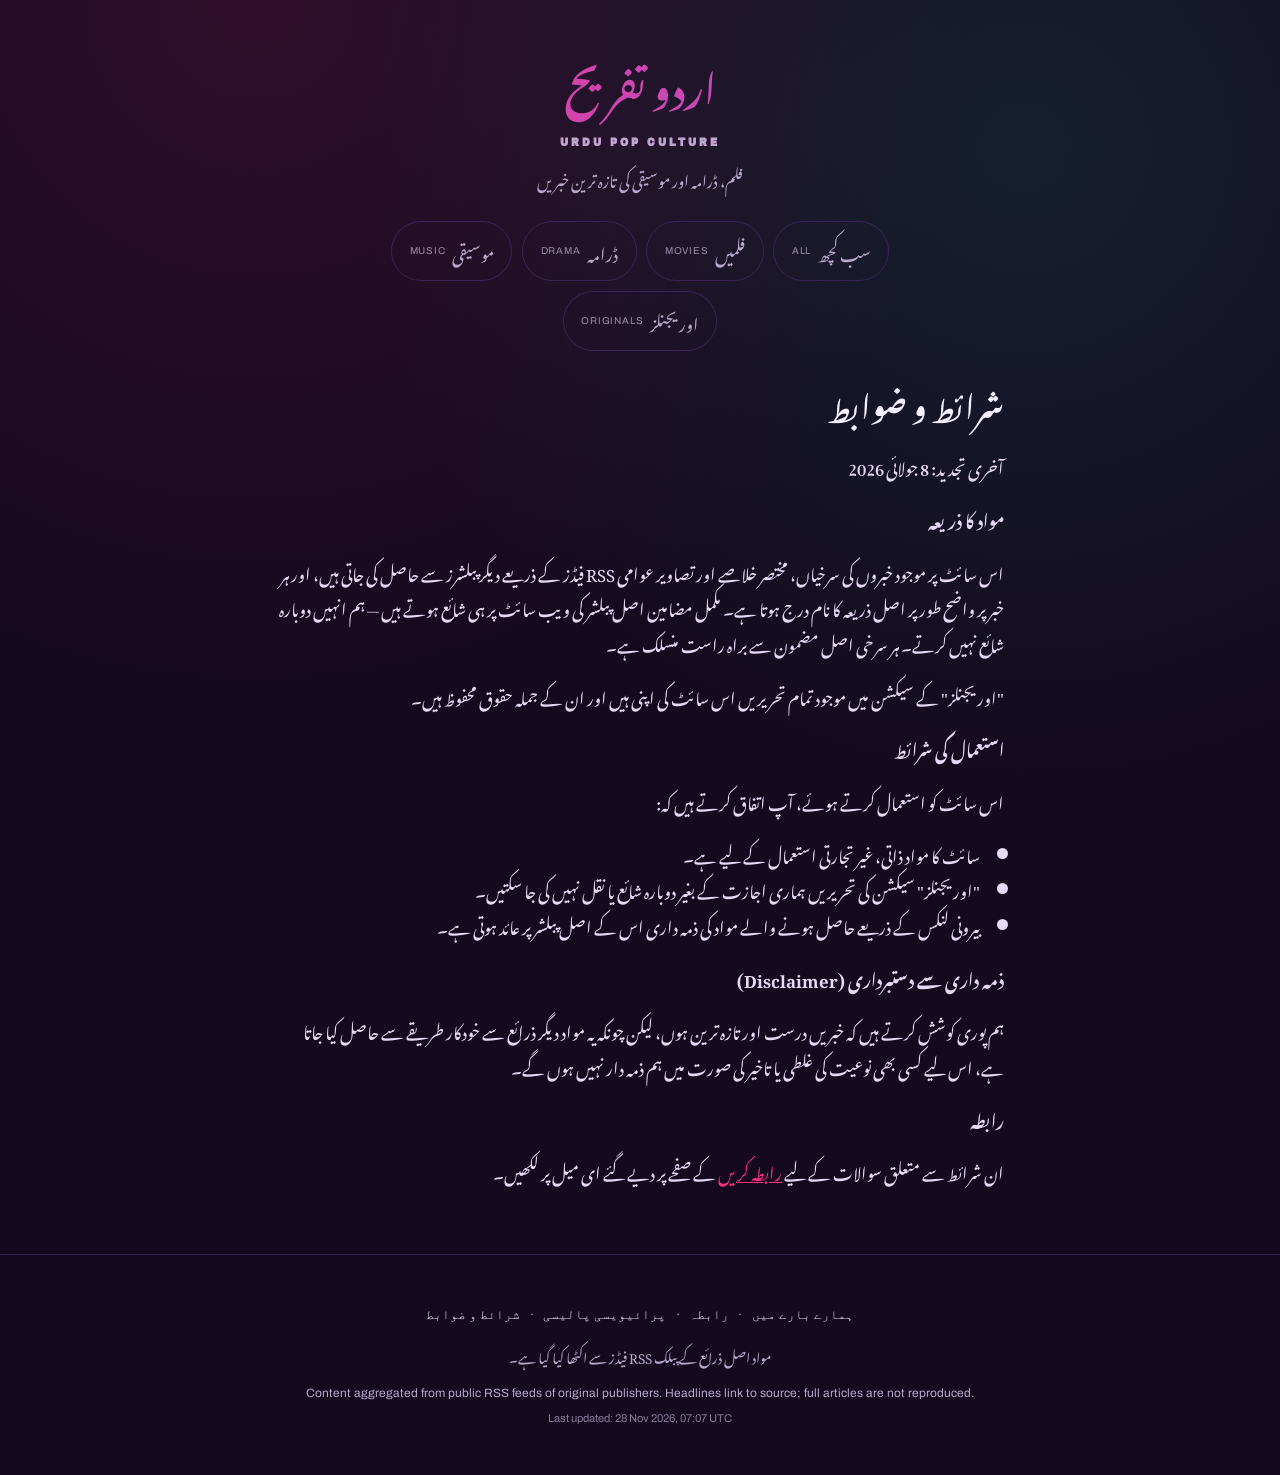
<file: docs/terms.html>
<!DOCTYPE html>
<html lang="ur" dir="rtl">
<head>
<meta charset="UTF-8">
<meta name="viewport" content="width=device-width, initial-scale=1">
<title>شرائط و ضوابط — اردو تفریح</title>
<meta name="description" content="Latest Urdu & Pakistani entertainment news: movies, drama and music, aggregated from verified sources.">
<link rel="canonical" href="https://example.com/terms.html">
<meta property="og:type" content="article">
<meta property="og:title" content="شرائط و ضوابط — اردو تفریح">
<meta property="og:description" content="Latest Urdu & Pakistani entertainment news: movies, drama and music, aggregated from verified sources.">
<meta property="og:url" content="https://example.com/terms.html">
<link rel="preconnect" href="https://fonts.googleapis.com">
<link rel="stylesheet" href="style.css">
</head>
<body>
<header class="site-header">
  <h1 class="brand"><a href="index.html">اردو تفریح<span class="brand-en">Urdu Pop Culture</span></a></h1>
  <p class="tagline">فلم، ڈرامہ اور موسیقی کی تازہ ترین خبریں</p>
  <nav class="tabs"><a class="tab" href="index.html"><span class="tab-urdu">سب کچھ</span><span class="tab-en">All</span></a>
<a class="tab" href="movies.html"><span class="tab-urdu">فلمیں</span><span class="tab-en">Movies</span></a>
<a class="tab" href="drama.html"><span class="tab-urdu">ڈرامہ</span><span class="tab-en">Drama</span></a>
<a class="tab" href="music.html"><span class="tab-urdu">موسیقی</span><span class="tab-en">Music</span></a>
<a class="tab" href="originals.html"><span class="tab-urdu">اوریجنلز</span><span class="tab-en">Originals</span></a></nav>
</header>
<main>
<article class="post">

<div class="post-body prose">

<h1>شرائط و ضوابط</h1>
<p>آخری تجدید: 8 جولائی 2026</p>
<p><strong>مواد کا ذریعہ</strong></p>
<p>اس سائٹ پر موجود خبروں کی سرخیاں، مختصر خلاصے اور تصاویر عوامی RSS فیڈز کے ذریعے دیگر پبلشرز سے حاصل
کی جاتی ہیں، اور ہر خبر پر واضح طور پر اصل ذریعہ کا نام درج ہوتا ہے۔ مکمل مضامین اصل پبلشر کی ویب سائٹ
پر ہی شائع ہوتے ہیں — ہم انہیں دوبارہ شائع نہیں کرتے۔ ہر سرخی اصل مضمون سے براہ راست منسلک ہے۔</p>
<p>"اوریجنلز" کے سیکشن میں موجود تمام تحریریں اس سائٹ کی اپنی ہیں اور ان کے جملہ حقوق محفوظ ہیں۔</p>
<p><strong>استعمال کی شرائط</strong></p>
<p>اس سائٹ کو استعمال کرتے ہوئے، آپ اتفاق کرتے ہیں کہ:</p>
<ul>
<li>سائٹ کا مواد ذاتی، غیر تجارتی استعمال کے لیے ہے۔</li>
<li>"اوریجنلز" سیکشن کی تحریریں ہماری اجازت کے بغیر دوبارہ شائع یا نقل نہیں کی جا سکتیں۔</li>
<li>بیرونی لنکس کے ذریعے حاصل ہونے والے مواد کی ذمہ داری اس کے اصل پبلشر پر عائد ہوتی ہے۔</li>
</ul>
<p><strong>ذمہ داری سے دستبرداری (Disclaimer)</strong></p>
<p>ہم پوری کوشش کرتے ہیں کہ خبریں درست اور تازہ ترین ہوں، لیکن چونکہ یہ مواد دیگر ذرائع سے خودکار طریقے
سے حاصل کیا جاتا ہے، اس لیے کسی بھی نوعیت کی غلطی یا تاخیر کی صورت میں ہم ذمہ دار نہیں ہوں گے۔</p>
<p><strong>رابطہ</strong></p>
<p>ان شرائط سے متعلق سوالات کے لیے <a href="contact.html">رابطہ کریں</a> کے صفحے پر دیے گئے ای میل پر لکھیں۔</p>
</div>
</article>
</main>
<footer>
  <p class="footer-links"><a href="about.html">ہمارے بارے میں</a> · <a href="contact.html">رابطہ</a> · <a href="privacy.html">پرائیویسی پالیسی</a> · <a href="terms.html">شرائط و ضوابط</a></p>
  <p>مواد اصل ذرائع کے پبلک RSS فیڈز سے اکٹھا کیا گیا ہے۔</p>
  <p class="footer-en">Content aggregated from public RSS feeds of original publishers. Headlines link to source; full articles are not reproduced.</p>
  <p class="updated">Last updated: 28 Nov 2026, 07:07 UTC</p>
</footer>
</body>
</html>
</file>
<file: docs/style.css>
@import url('https://fonts.googleapis.com/css2?family=Noto+Nastaliq+Urdu:wght@400;700&family=Archivo+Black&family=Archivo:wght@400;600;700&display=swap');

:root {
  --bg: #14091f;
  --surface: #1f1130;
  --surface-raised: #291640;
  --pink: #ff2f7e;
  --violet: #9b5de5;
  --teal: #2de1c2;
  --gold: #ffc94d;
  --text: #f5f0ff;
  --muted: #b8a8cc;
  --hairline: #3a2456;
}

* { box-sizing: border-box; }


body {
  margin: 0;
  background: var(--bg);
  background-image: radial-gradient(circle at 20% 0%, rgba(255,47,126,0.12), transparent 40%),
                     radial-gradient(circle at 80% 10%, rgba(45,225,194,0.10), transparent 40%);
  color: var(--text);
  font-family: 'Noto Nastaliq Urdu', serif;
}
a { color: inherit; }
a:focus-visible, button:focus-visible { outline: 2px solid var(--gold); outline-offset: 2px; }

/* ---------- Header ---------- */
.site-header { text-align: center; padding: 2.2rem 1rem 0; }
.brand a { text-decoration: none; }
.brand {
  font-size: 2.4rem;
  font-weight: 700;
  margin: 0;
  background: linear-gradient(90deg, var(--pink), var(--violet));
  -webkit-background-clip: text;
  background-clip: text;
  color: transparent;
}
.brand-en {
  display: block;
  font-family: 'Archivo Black', sans-serif;
  font-size: 0.62rem;
  letter-spacing: 0.3em;
  text-transform: uppercase;
  color: var(--muted);
  margin-top: 0.35rem;
  -webkit-text-fill-color: var(--muted);
}
.tagline { font-size: 0.95rem; color: var(--muted); margin: 0.7rem 0 0; }

.tabs {
  display: flex;
  justify-content: center;
  gap: 0.6rem;
  margin: 1.5rem auto 0;
  padding: 0 1rem;
  flex-wrap: wrap;
  max-width: 600px;
}
.tab {
  font-family: 'Archivo', sans-serif;
  text-decoration: none;
  color: var(--muted);
  padding: 0.5rem 1.1rem;
  border-radius: 30px;
  border: 1px solid var(--hairline);
  display: flex;
  align-items: center;
  gap: 0.4rem;
  font-size: 0.85rem;
}
.tab-urdu { font-family: 'Noto Nastaliq Urdu', serif; font-size: 1.05rem; }
.tab-en { font-size: 0.62rem; text-transform: uppercase; letter-spacing: 0.08em; opacity: 0.8; }
.tab.active {
  background: linear-gradient(90deg, var(--pink), var(--violet));
  color: #fff;
  border-color: transparent;
}
.tab:hover:not(.active) { border-color: var(--pink); color: var(--text); }

/* ---------- Ticker ---------- */
.ticker {
  margin-top: 1.5rem;
  background: var(--surface);
  border-top: 1px solid var(--hairline);
  border-bottom: 1px solid var(--hairline);
  display: flex;
  align-items: center;
  overflow: hidden;
  white-space: nowrap;
}
.ticker-label {
  flex-shrink: 0;
  font-family: 'Archivo Black', sans-serif;
  font-size: 0.68rem;
  letter-spacing: 0.05em;
  background: var(--gold);
  color: #251200;
  padding: 0.5rem 0.9rem;
  animation: pulse-glow 1.8s ease-in-out infinite;
}
@keyframes pulse-glow {
  0%, 100% { box-shadow: 0 0 0 0 rgba(255,201,77,0.6); }
  50% { box-shadow: 0 0 0 6px rgba(255,201,77,0); }
}
.ticker-viewport {
  flex: 1;
  min-width: 0;
  overflow: hidden;
}
.ticker-track {
  display: inline-block;
  flex-shrink: 0;
  width: max-content;
  padding: 0.55rem 0;
  animation: scroll-rtl 40s linear infinite;
  font-family: 'Archivo', sans-serif;
  font-size: 0.82rem;
}
.ticker-track a { text-decoration: none; color: var(--text); margin-inline-end: 0.7rem; }
.ticker-track a:hover { color: var(--pink); }
.ticker .dot { color: var(--pink); margin-inline-end: 0.7rem; font-size: 0.5rem; vertical-align: middle; }
@keyframes scroll-rtl { from { transform: translateX(0); } to { transform: translateX(50%); } }

/* ---------- Chips ---------- */
.chip {
  display: inline-flex;
  align-items: center;
  gap: 0.3rem;
  font-family: 'Archivo', sans-serif;
  font-weight: 700;
  font-size: 0.72rem;
  background: var(--c, var(--pink));
  color: #1a0a10;
  padding: 0.25rem 0.7rem;
  border-radius: 20px;
}
.chip-sm { font-size: 0.68rem; padding: 0.2rem 0.6rem; }

/* ---------- Hero ---------- */
main { max-width: 1080px; margin: 0 auto; padding: 0 1rem 2rem; }
.hero {
  position: relative;
  min-height: 380px;
  border-radius: 18px;
  margin-top: 1.5rem;
  background-size: cover;
  background-position: center;
  display: flex;
  align-items: flex-end;
  overflow: hidden;
}
.ribbon {
  position: absolute;
  top: 1.1rem; inset-inline-start: 1.1rem;
  font-family: 'Archivo Black', sans-serif;
  font-size: 0.72rem;
  background: var(--gold);
  color: #2a1400;
  padding: 0.35rem 0.9rem;
  border-radius: 20px;
}
.hero-content { padding: 2rem 1.6rem 1.7rem; width: 100%; }
.hero-title { margin: 0.7rem 0 0.6rem; font-size: 1.9rem; line-height: 1.75; }
.hero-title a { text-decoration: none; }
.hero-title a:hover { color: var(--gold); }
.hero-summary { color: #e6d9f7; font-size: 1.05rem; line-height: 1.9; max-width: 65ch; margin: 0 0 0.7rem; }
.hero-meta { font-family: 'Archivo', sans-serif; font-size: 0.78rem; color: var(--muted); }

/* ---------- Poster grid ---------- */
.grid {
  display: grid;
  grid-template-columns: repeat(auto-fill, minmax(240px, 1fr));
  gap: 1.1rem;
  margin-top: 1.6rem;
}
.tile {
  background: var(--surface);
  border: 1px solid var(--hairline);
  border-radius: 14px;
  overflow: hidden;
  display: flex;
  flex-direction: column;
}
.tile-link { text-decoration: none; color: inherit; }
.tile-media {
  aspect-ratio: 4 / 3;
  background-size: cover;
  background-position: center;
  position: relative;
  display: flex;
  align-items: flex-end;
}
.tile-media-fallback { display: flex; align-items: center; justify-content: center; }
.tile-icon { position: absolute; top: 50%; inset-inline-start: 50%; transform: translate(-50%,-50%); font-size: 2.6rem; opacity: 0.9; }
.tile-scrim {
  position: relative;
  width: 100%;
  padding: 2.5rem 0.9rem 0.8rem;
  background: linear-gradient(to top, rgba(10,4,16,0.95) 25%, rgba(10,4,16,0.55) 65%, transparent);
  display: flex;
  flex-direction: column;
  gap: 0.35rem;
}
.badge-fresh {
  align-self: flex-start;
  font-family: 'Archivo Black', sans-serif;
  font-size: 0.62rem;
  background: var(--pink);
  color: #fff;
  padding: 0.15rem 0.55rem;
  border-radius: 20px;
}
.tile-title {
  margin: 0.1rem 0 0;
  font-size: 1.05rem;
  line-height: 1.7;
  color: #fff;
  text-shadow: 0 2px 8px rgba(0,0,0,0.6);
}
.tile-link:hover .tile-title { color: var(--gold); }
.tile-footer {
  padding: 0.55rem 0.9rem;
  font-family: 'Archivo', sans-serif;
  font-size: 0.72rem;
  color: var(--muted);
  display: flex;
  align-items: center;
  gap: 0.4rem;
}
.tile-dot { color: var(--pink); font-size: 0.5rem; }

.empty { text-align: center; color: var(--muted); padding: 3rem 1rem; font-size: 1.1rem; grid-column: 1/-1; }
.empty span { display: block; font-family: 'Archivo', sans-serif; font-size: 0.8rem; margin-top: 0.5rem; }

footer { text-align: center; color: var(--muted); font-size: 0.85rem; padding: 2.5rem 1rem; border-top: 1px solid var(--hairline); margin-top: 1rem; }
.footer-links {
  font-family: 'Archivo', sans-serif;
  font-size: 0.8rem;
  margin-bottom: 1rem;
}
.footer-links a { text-decoration: none; color: var(--text); margin: 0 0.4rem; }
.footer-links a:hover { color: var(--pink); }
.badge-original {
  display: inline-block;
  font-family: 'Archivo Black', sans-serif;
  font-size: 0.6rem;
  background: var(--gold);
  color: #2a1400;
  padding: 0.15rem 0.55rem;
  border-radius: 20px;
}

/* ---------- Article / static pages ---------- */
.post { max-width: 760px; margin: 1.5rem auto 0; padding: 0 1rem; }
.post-banner {
  aspect-ratio: 16/9;
  background-size: cover;
  background-position: center;
  border-radius: 14px;
  margin-bottom: 1.5rem;
}
.post-meta { display: flex; align-items: center; gap: 0.6rem; margin-bottom: 0.8rem; font-family: 'Archivo', sans-serif; }
.post-date { font-size: 0.78rem; color: var(--muted); }
.prose h1 { font-size: 1.9rem; line-height: 1.8; margin: 0 0 1.2rem; }
.prose h2 { font-size: 1.4rem; line-height: 1.8; margin: 1.8rem 0 0.8rem; color: var(--gold); }
.prose h3 { font-size: 1.15rem; margin: 1.4rem 0 0.6rem; }
.prose p { line-height: 2.1; font-size: 1.05rem; color: #e6d9f7; margin: 0 0 1.1rem; }
.prose ul, .prose ol { line-height: 2.1; font-size: 1.05rem; color: #e6d9f7; padding-inline-start: 1.5rem; margin: 0 0 1.1rem; }
.prose a { color: var(--pink); }
.prose img { max-width: 100%; border-radius: 10px; margin: 1rem 0; }
.prose blockquote {
  border-inline-start: 3px solid var(--violet);
  margin: 1.2rem 0;
  padding: 0.3rem 1.2rem;
  color: var(--muted);
}
.prose code { background: var(--surface); padding: 0.15rem 0.4rem; border-radius: 4px; font-family: monospace; direction: ltr; display: inline-block; }
.footer-en { font-family: 'Archivo', sans-serif; font-size: 0.75rem; direction: ltr; }
.updated { font-family: 'Archivo', sans-serif; font-size: 0.7rem; opacity: 0.7; }

@media (max-width: 560px) {
  .brand { font-size: 1.9rem; }
  .hero { min-height: 300px; }
  .hero-title { font-size: 1.4rem; }
  .grid { grid-template-columns: repeat(auto-fill, minmax(150px, 1fr)); gap: 0.8rem; }
  .tile-title { font-size: 0.95rem; }
}
</file>
